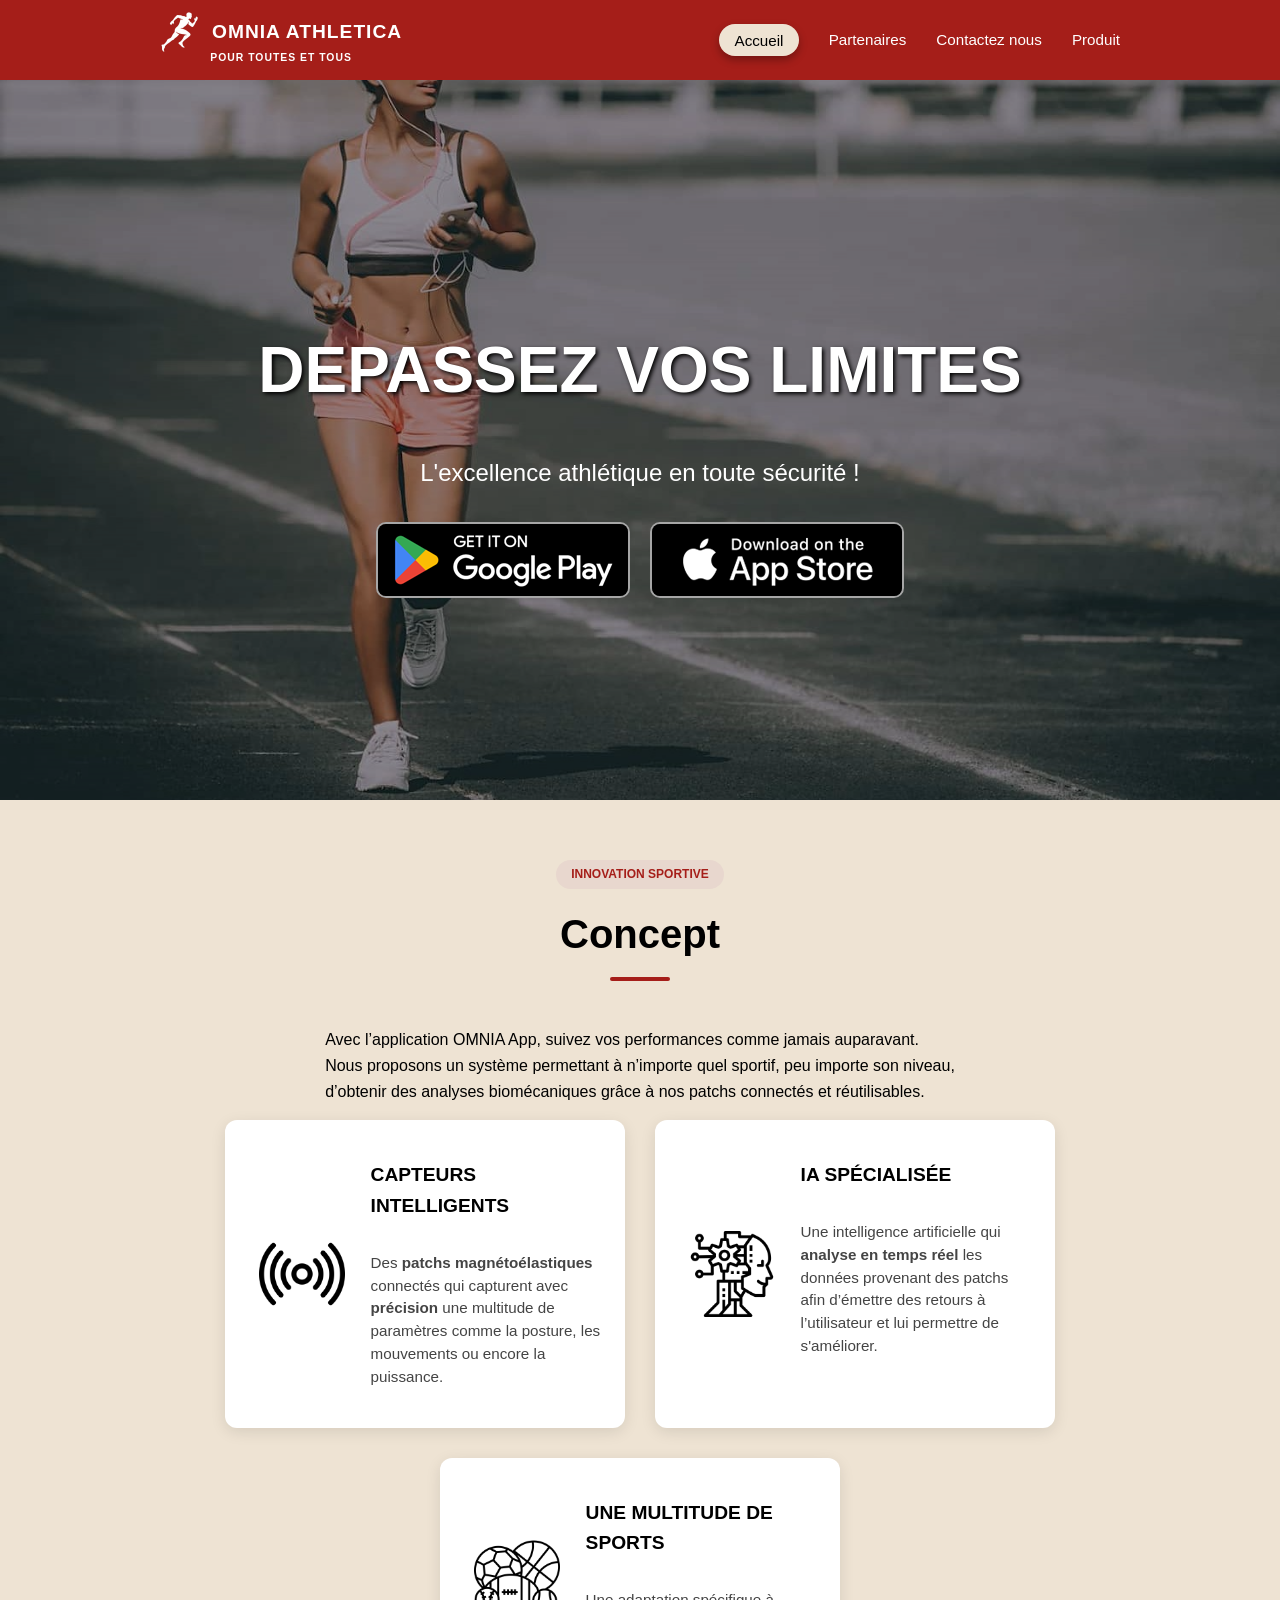
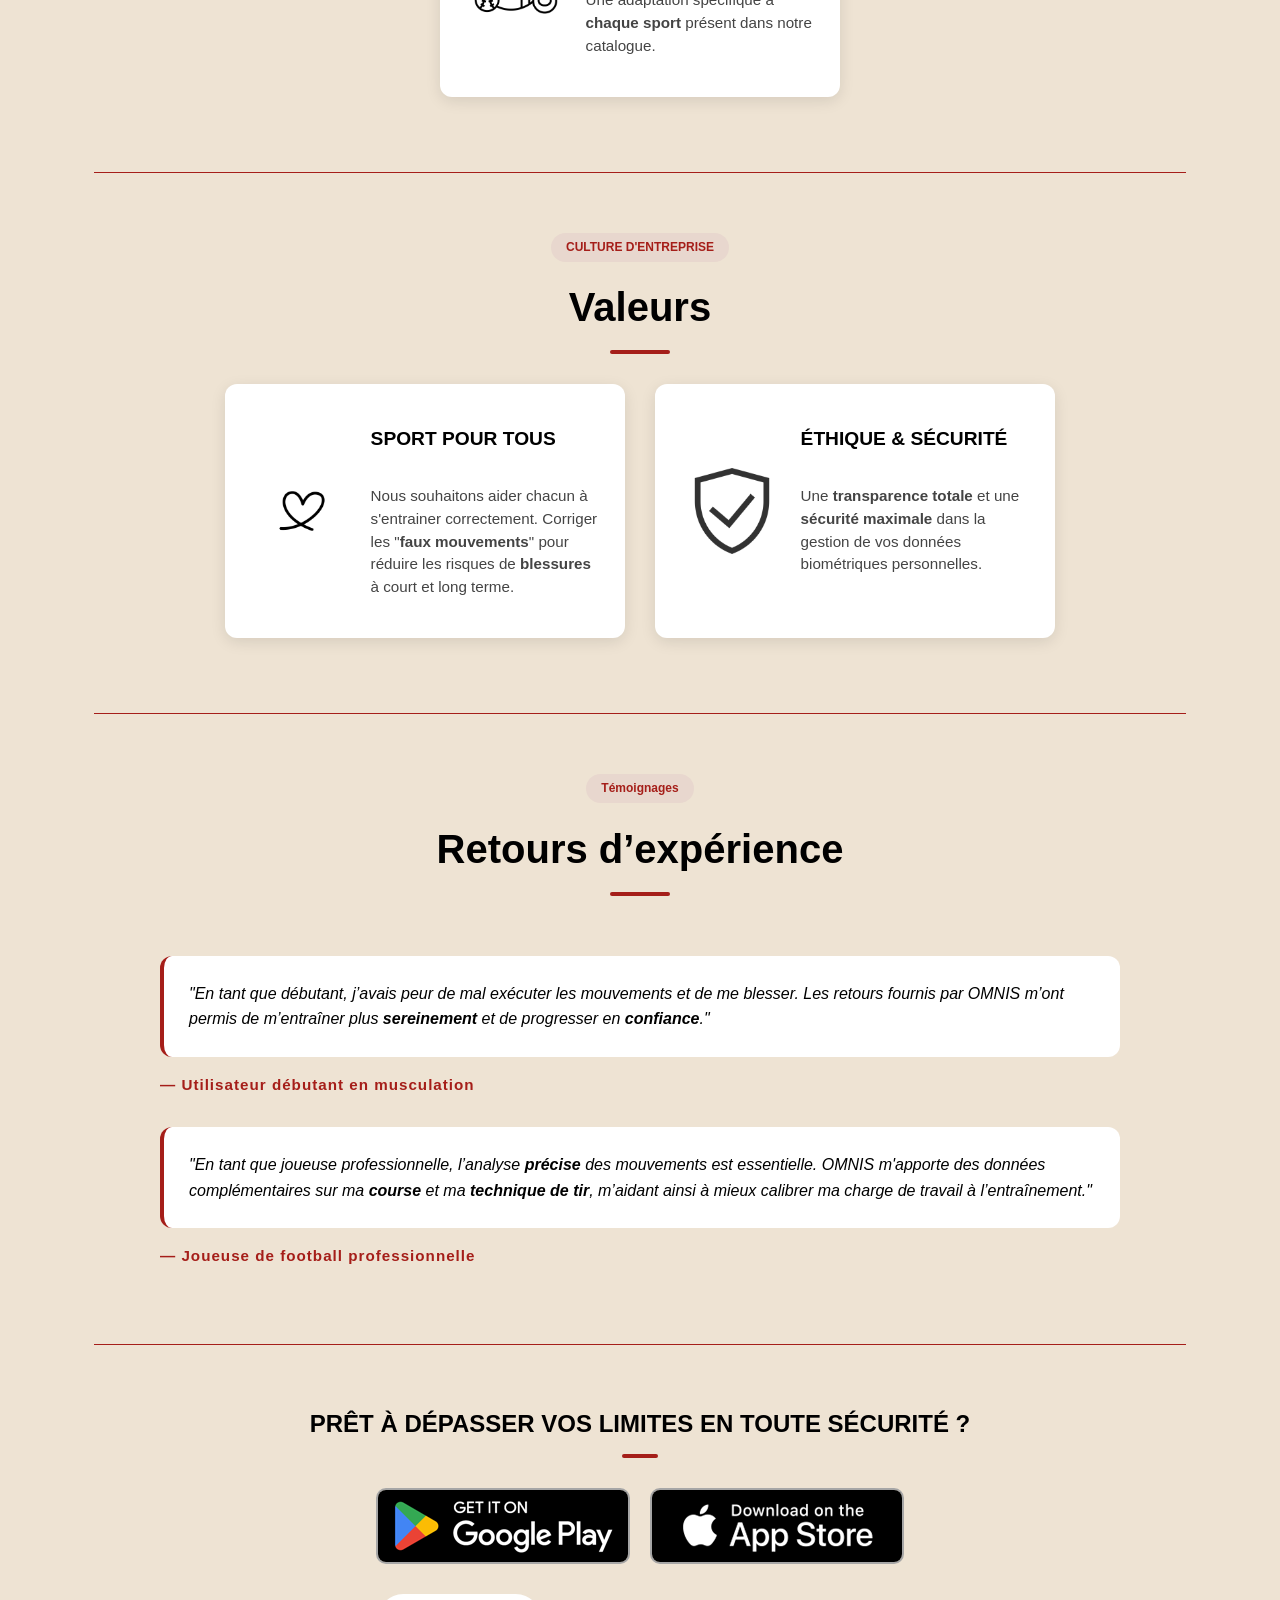
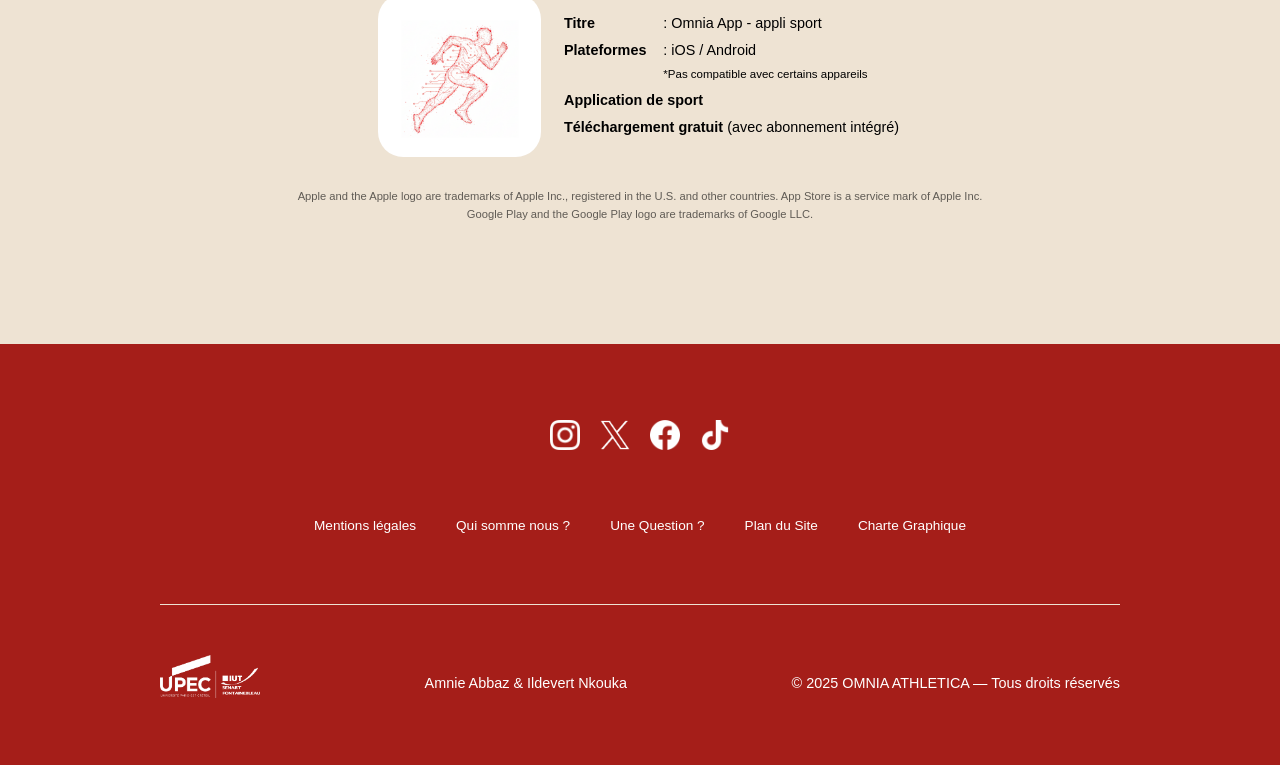
<file: index.html>
<!DOCTYPE html>
<html lang="fr">
	<head>
		<meta charset="utf-8">
		<meta name="viewport" content="width=device-width, initial-scale=1">
		<title>OMNIA ATHLETICA</title>
		<link rel="stylesheet" href="css/base.css">
		<link rel="stylesheet" href="css/bot_top.css">
		<link rel="stylesheet" href="css/main_pages.css">
	</head>
	<body>

		<header></header>

		<section class = "hero">
			<div class="overlay">
				<div class="container">
					<h2>DEPASSEZ VOS LIMITES</h2>
					<p> L'excellence athlétique en toute sécurité !</p>
					<nav class="badge_area">
						<ul>
							<li>
								<a href="https://play.google.com/" class="badge"><img src="assets/icones/playstore.png" alt="icone Play Store"></a>
							</li>
							<li>
								<a href="https://www.apple.com/fr/app-store/" class="badge"><img src="assets/icones/appstore.png" alt="icone App Store"></a>
							</li>
						</ul>
					</nav>
					
				</div>
			</div>
		</section>

		<main id = "index">

				<section id = "concept">
					<div class="container">
						<div class="theme">INNOVATION SPORTIVE</div>
						<h1 class="title-underlined">Concept </h1>
						<p> 
							Avec l’application OMNIA App, suivez vos performances comme jamais auparavant.<br> Nous proposons un système permettant à n’importe quel sportif, peu importe son niveau,<br> d’obtenir des analyses biomécaniques grâce à nos patchs connectés et réutilisables.
						</p>
						<div class="bloc_container">
							<div class="bloc">
								<img src="assets/icones/icone_capteur.png" alt="icone capteur">
								<div class="bloc-text">
									<h2>Capteurs intelligents</h2>
									<p>Des <strong>patchs magnétoélastiques</strong> connectés qui capturent avec <strong>précision</strong> une multitude de paramètres comme la posture, les mouvements ou encore la puissance.</p>
								</div>
							</div>
							<div class="bloc">
								<img src="assets/icones/icone_IA.png" alt="icone IA">
								<div class="bloc-text">
									<h2> IA Spécialisée</h2>
									<p>Une intelligence artificielle qui <strong>analyse en temps réel</strong> les données provenant des patchs afin d’émettre des retours à l’utilisateur et lui permettre de s'améliorer. </p>
								</div>
							</div>
							<div class="bloc">
								<img src="assets/icones/icone_sport.png" alt="icone sport">
								<div class="bloc-text">
									<h2>Une multitude de sports</h2>
									<p>Une adaptation spécifique à <strong>chaque sport</strong> présent dans notre catalogue.</p>
								</div>
							</div>
						</div>
					</div>
				</section>

				<div class="line"></div>

				<section id = "valeurs">
					<div class="container">
						<div class="theme">CULTURE D'ENTREPRISE</div>
						<h1 class="title-underlined">Valeurs </h1>
						<div class="bloc_container">
							<div class="bloc">
								<img src="assets/icones/icone_coeur.png" alt="icone coeur">
								<div class="bloc-text">
									<h2>Sport pour tous</h2>
									<p>Nous souhaitons aider chacun à s'entrainer correctement. Corriger les "<strong>faux mouvements</strong>" pour réduire les risques de <strong>blessures</strong> à court et long terme.</p>
								</div>
							</div>
							<div class="bloc">
								<img src="assets/icones/icone_secu.png" alt="icone sécurité">
								<div class="bloc-text">
									<h2>Éthique & Sécurité</h2>
									<p>Une <strong>transparence totale</strong> et une <strong>sécurité maximale</strong> dans la gestion de vos données biométriques personnelles.</p>
								</div>
							</div>
						</div>
					</div>
				</section>

				<div class="line"></div>

				<section id = "temoignages">
					<div class="container">
						<div class="theme">Témoignages</div>
						<h1 class="title-underlined">Retours d’expérience</h1>
						<div class="bloc_container">
							<div class="bloc_temoignage">
								<p class="temoignage">"En tant que débutant, j’avais peur de mal exécuter les mouvements et de me blesser. Les retours fournis par OMNIS m’ont permis de m’entraîner plus <strong>sereinement</strong> et de progresser en <strong>confiance</strong>."</p>
								<span>— Utilisateur débutant en musculation</span>
							</div>
						</div>
						<div class="bloc_temoignage">
							<p class="temoignage">"En tant que joueuse professionnelle, l’analyse <strong>précise</strong> des mouvements est essentielle. OMNIS m'apporte des données complémentaires sur ma <strong>course</strong> et ma <strong>technique de tir</strong>, m’aidant ainsi à mieux calibrer ma charge de travail à l’entraînement."</p>
							<span>— Joueuse de football professionnelle</span>
						</div>
						</div>
				</section>

				<div class="line"></div>

			<aside>
				<div class="container">
					<h1 class="title-underlined">PRÊT À DÉPASSER VOS LIMITES EN TOUTE SÉCURITÉ ?</h1>
					<nav class="badge_area">
						<ul>
							<li>
								<a href="https://play.google.com/" class="badge"><img src="assets/icones/playstore.png" alt="icone Play Store"></a>
							</li>
							<li>
								<a href="https://www.apple.com/fr/app-store/" class="badge"><img src="assets/icones/appstore.png" alt="icone App Store"></a>
							</li>
						</ul>
					</nav>
					<div id="product_box">
						<img src="assets/icones/icone_app2.png" alt="icone Omnia App">
						<table>
							<tbody>
								<tr>
									<th>Titre</th>
									<td>: Omnia App - appli sport</td>
								</tr>
								<tr>
									<th>Plateformes</th>
									<td>: iOS / Android
										<br>
										<span>*Pas compatible avec certains appareils</span>
									</td>
								</tr>
								<tr>
									<td colspan="2"><strong>Application de sport</strong></td>
								</tr>
								<tr>
									<td colspan="2"><strong>Téléchargement gratuit</strong> (avec abonnement intégré)</td>
								</tr>
							</tbody>
						</table>
						<small>
							Apple and the Apple logo are trademarks of Apple Inc., registered in the U.S. and other countries. App Store is a service mark of Apple Inc.
							<br>
							Google Play and the Google Play logo are trademarks of Google LLC.
						</small>
					</div> 
				</div>
			</aside>
		</main> 

		<footer></footer>

		<button id="Top" title="Retour en haut">
	 		<img src="assets/icones/top.png" alt="Haut">
		</button>

		<script src="js/main.js"></script>
	</body>
</html>
</file>
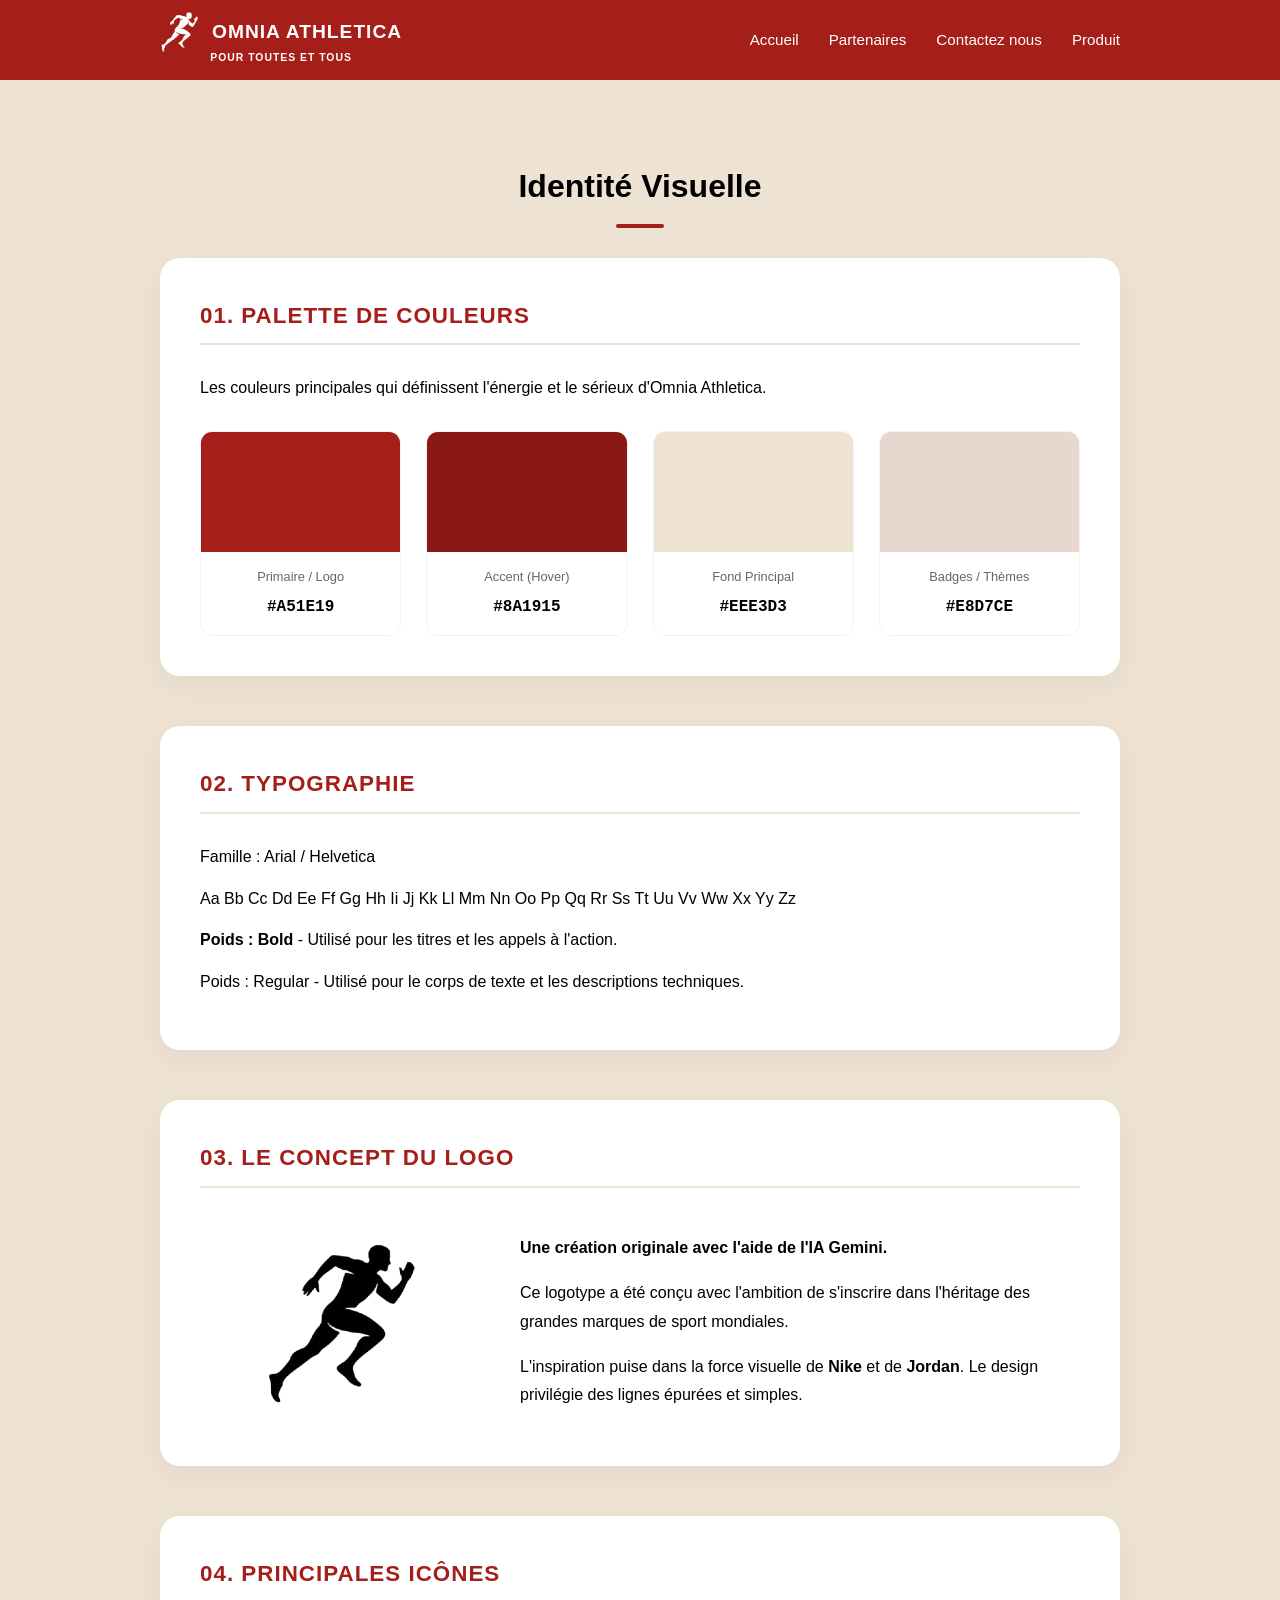
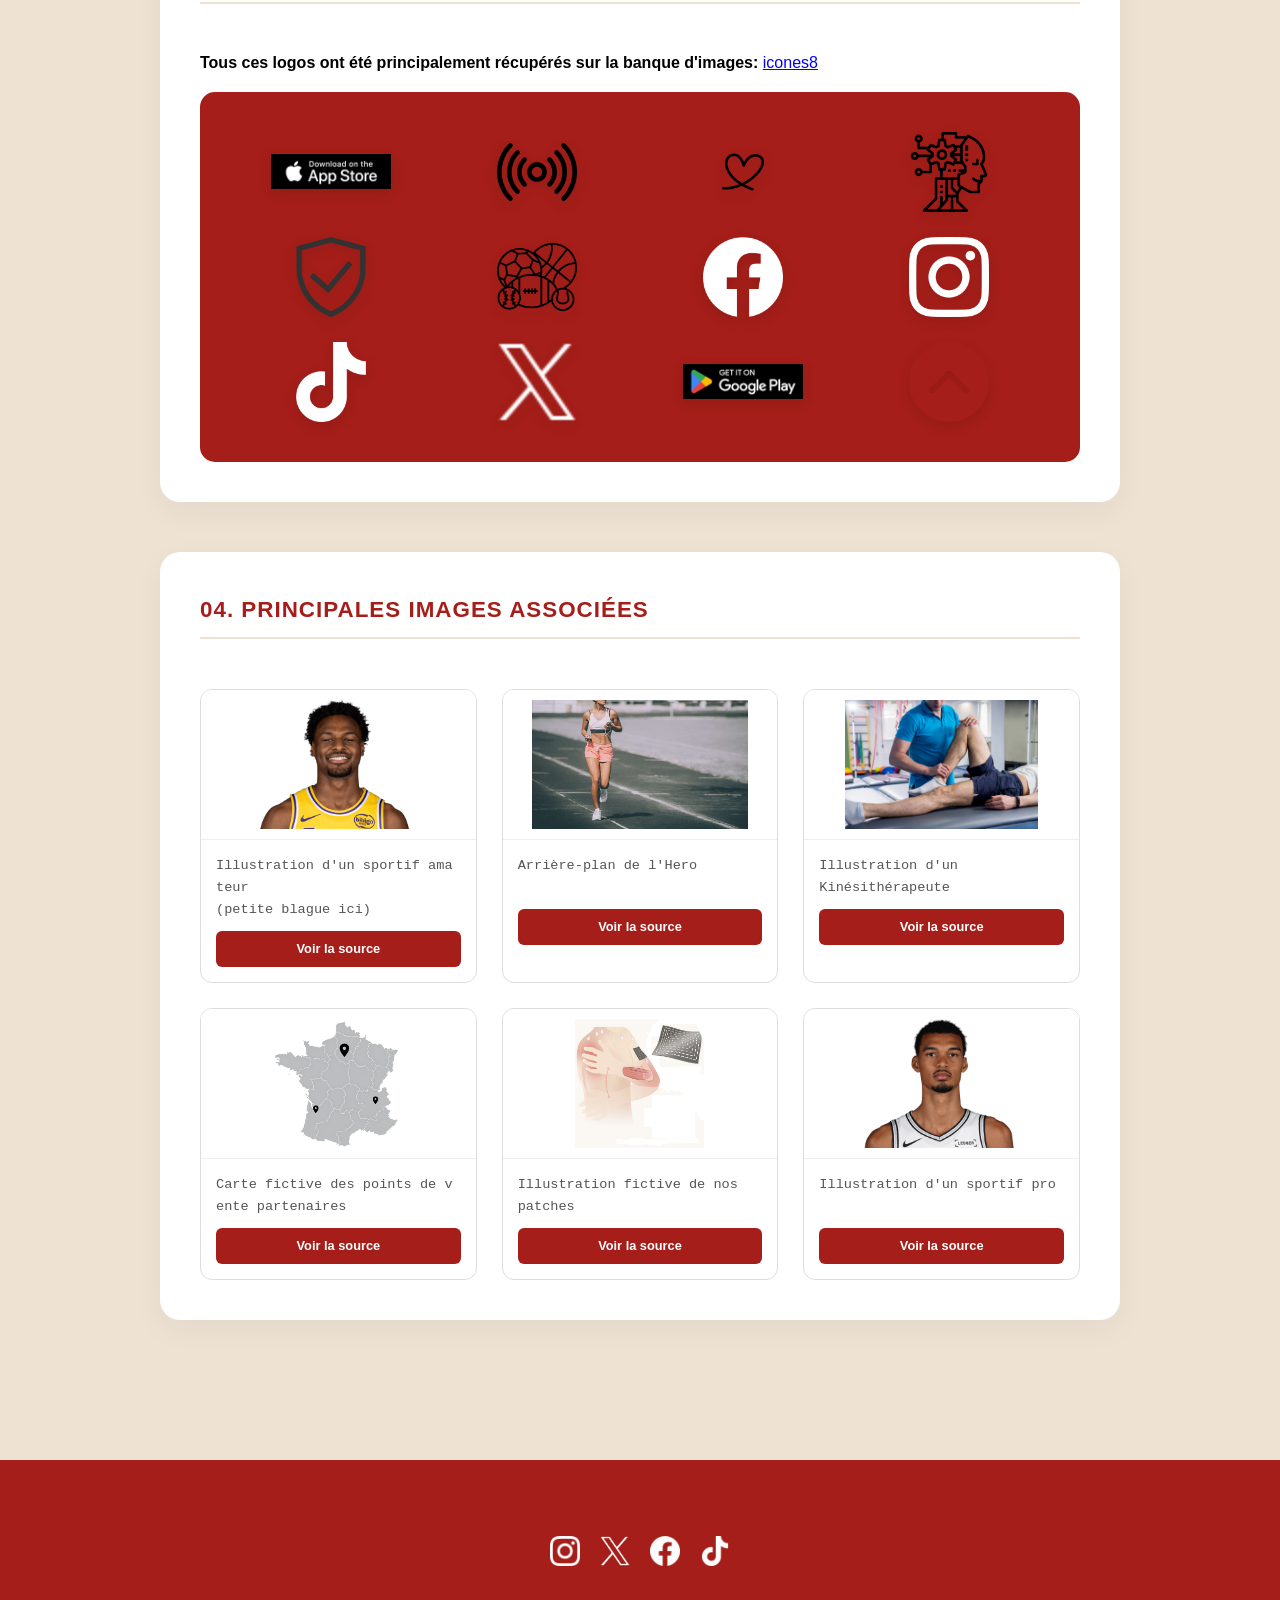
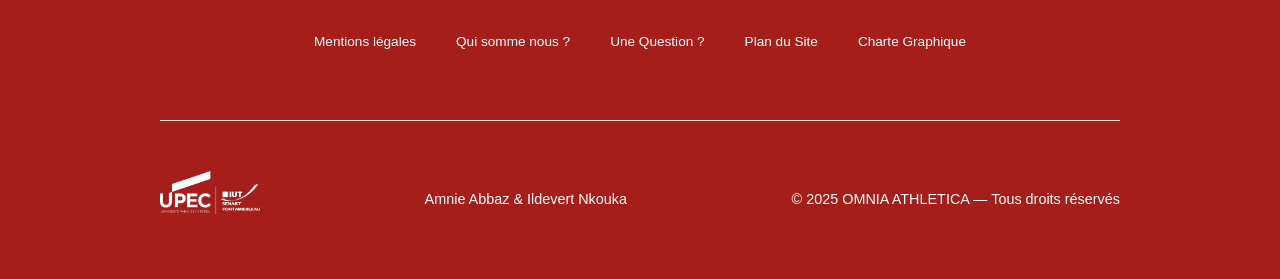
<file: charte.html>
<!DOCTYPE html>
<html lang="fr">
<head>
    <meta charset="utf-8">
    <meta name="viewport" content="width=device-width, initial-scale=1">
    <title>Charte Graphique - OMNIA ATHLETICA</title>
    <link rel="stylesheet" href="css/base.css">
    <link rel="stylesheet" href="css/bot_top.css">
    <link rel="stylesheet" href="css/second_pages.css">
</head>
<body>

    <header></header> 
 
    <main>
        <div class="container">
            <h1 class="title-underlined">Identité Visuelle</h1>
            
            <section class="charte-section">
                <h2>01. Palette de Couleurs</h2>
                <p>Les couleurs principales qui définissent l'énergie et le sérieux d'Omnia Athletica.</p>
                <div class="swatch-grid">
                    <div class="swatch-card">
                        <div class="swatch-color" style="background: var(--bg-secondary);"></div>
                        <div class="swatch-info"><span>Primaire / Logo</span><code>#A51E19</code></div>
                    </div>
                    <div class="swatch-card">
                        <div class="swatch-color" style="background: var(--accent);"></div>
                        <div class="swatch-info"><span>Accent (Hover)</span><code>#8A1915</code></div>
                    </div>
                    <div class="swatch-card">
                        <div class="swatch-color" style="background: var(--bg-main);"></div>
                        <div class="swatch-info"><span>Fond Principal</span><code>#EEE3D3</code></div>
                    </div>
                    <div class="swatch-card">
                        <div class="swatch-color" style="background: #e8d7ce;"></div>
                        <div class="swatch-info"><span>Badges / Thèmes</span><code>#E8D7CE</code></div>
                    </div>
                </div>
            </section>

            <section class="charte-section">
                <h2>02. Typographie</h2>
                <div class="typo-display">
                    <p class="theme">Famille : Arial / Helvetica</p>
                    <div class="font-preview">
                        <p class="alphabet">Aa Bb Cc Dd Ee Ff Gg Hh Ii Jj Kk Ll Mm Nn Oo Pp Qq Rr Ss Tt Uu Vv Ww Xx Yy Zz</p>
                        <p><strong>Poids : Bold</strong> - Utilisé pour les titres et les appels à l'action.</p>
                        <p>Poids : Regular - Utilisé pour le corps de texte et les descriptions techniques.</p>
                    </div>
                </div>
            </section>

            <section class="charte-section" id="logo-concept">
                <h2>03. Le Concept du Logo</h2>
                <div class="logo-explanation">
                    <div class="logo-display">
                        <img src="assets/icones/Omnia_logo.png" alt="Logo Omnia Athletica">
                    </div>
                    <div class="logo-text">
                        <p><strong>Une création originale avec l'aide de l'IA Gemini.</strong></p>
                        <p>Ce logotype a été conçu avec l'ambition de s'inscrire dans l'héritage des grandes marques de sport mondiales.</p>
                        <p>L'inspiration puise dans la force visuelle de <strong>Nike</strong> et de <strong>Jordan</strong>. Le design privilégie des lignes épurées et simples.</p>
                    </div>
                </div>
            </section>

            <section class="charte-section">
                <h2>04. Principales icônes</h2>
                <div class="ui-showcase">
                    <div class="ui-item">
                        <p><strong>Tous ces logos ont été principalement récupérés sur la banque d'images:</strong> <a href="https://icones8.fr/" style="color: blue; text-decoration: underline">icones8</a></p>
                        <div class="logo-preview">
                            <img src="assets/icones/appstore.png" alt="Logo Blanc" width="120">
                            <img src="assets/icones/icone_capteur.png" alt="Logo Blanc" width="120">
                            <img src="assets/icones/icone_coeur.png" alt="Logo Blanc" width="120">
                            <img src="assets/icones/icone_IA.png" alt="Logo Blanc" width="120">
                            <img src="assets/icones/icone_secu.png" alt="Logo Blanc" width="120">
                            <img src="assets/icones/icone_sport.png" alt="Logo Blanc" width="120">
                            <img src="assets/icones/logo_facebook_blanc.png" alt="Logo Blanc" width="120">
                            <img src="assets/icones/logo_instagram_blanc.png" alt="Logo Blanc" width="120">
                            <img src="assets/icones/logo_tiktok_blanc.png" alt="Logo Blanc" width="120">
                            <img src="assets/icones/logo_x_blanc.png" alt="Logo Blanc" width="120">
                            <img src="assets/icones/playstore.png" alt="Logo Blanc" width="120">
                            <img src="assets/icones/top.png" alt="Logo Blanc" width="120">
                        </div>
                    </div>
                </div>
            </section>

            <section class="charte-section">
                <h2>04. Principales images associées</h2>
                <div class="ui-showcase">
                    <div class="image-gallery-links">
                        <div class="image-link-card">
                            <div class="img-wrapper">
                                <img src="assets/images/amateur.png" alt="Public Amateur">
                            </div>
                            <div class="img-info">
                                <span>Illustration d'un sportif amateur <br>(petite blague ici) </span>
                                <a href="https://www.nba.com/player/1642355/bronny-james" target="_blank" class="download-btn">Voir la source</a>
                            </div>
                        </div>

                        <div class="image-link-card">
                            <div class="img-wrapper">
                                <img src="assets/images/femme_court.jpg" alt="Hero Image">
                            </div>
                            <div class="img-info">
                                <span>Arrière-plan de l'Hero <br> ‌ </span>
                                <a href="https://chaussurerunning.fr/ou-mettre-telephone-court/" target="_blank" class="download-btn">Voir la source</a>
                            </div>
                        </div>

                        <div class="image-link-card">
                            <div class="img-wrapper">
                                <img src="assets/images/kine.jpg" alt="Professionnels">
                            </div>
                            <div class="img-info">
                                <span>Illustration d'un <br> Kinésithérapeute</span>
                                <a href="https://www.milo-kine.fr/blog/installation-gestion-activite/devenir-kine-liberal/kinesitherapeute/" target="_blank" class="download-btn">Voir la source</a>
                            </div>
                        </div>

                        <div class="image-link-card">
                            <div class="img-wrapper">
                                <img src="assets/images/map_france.png" alt="Carte France">
                            </div>
                            <div class="img-info">
                                <span>Carte fictive des points de vente partenaires</span>
                                <a href="assets/images/map_france.png" target="_blank" class="download-btn">Voir la source</a>
                            </div>
                        </div>

                        <div class="image-link-card">
                            <div class="img-wrapper">
                                <img src="assets/images/patch.jpg" alt="Produit Patch">
                            </div>
                            <div class="img-info">
                                <span>Illustration fictive de nos <br> patches</span>
                                <a href="https://www.cell.com/matter/fulltext/S2590-2385%2823%2900294-1" target="_blank" class="download-btn">Voir la source</a>
                            </div>
                        </div>

                        <div class="image-link-card">
                            <div class="img-wrapper">
                                <img src="assets/images/wemby.png" alt="Wemby Inspiration">
                            </div>
                            <div class="img-info">
                                <span>Illustration d'un sportif pro <br> ‌ </span>
                                <a href="assets/images/wemby.png" target="_blank" class="download-btn">Voir la source</a>
                            </div>
                        </div>
                    </div>
                </div>
            </section>
        </div>
    </main>

    <footer></footer>

        <button id="Top" title="Retour en haut">
            <img src="assets/icones/top.png" alt="Haut">
        </button>

        <script src="js/main.js"></script>

</body>
</html>
</file>
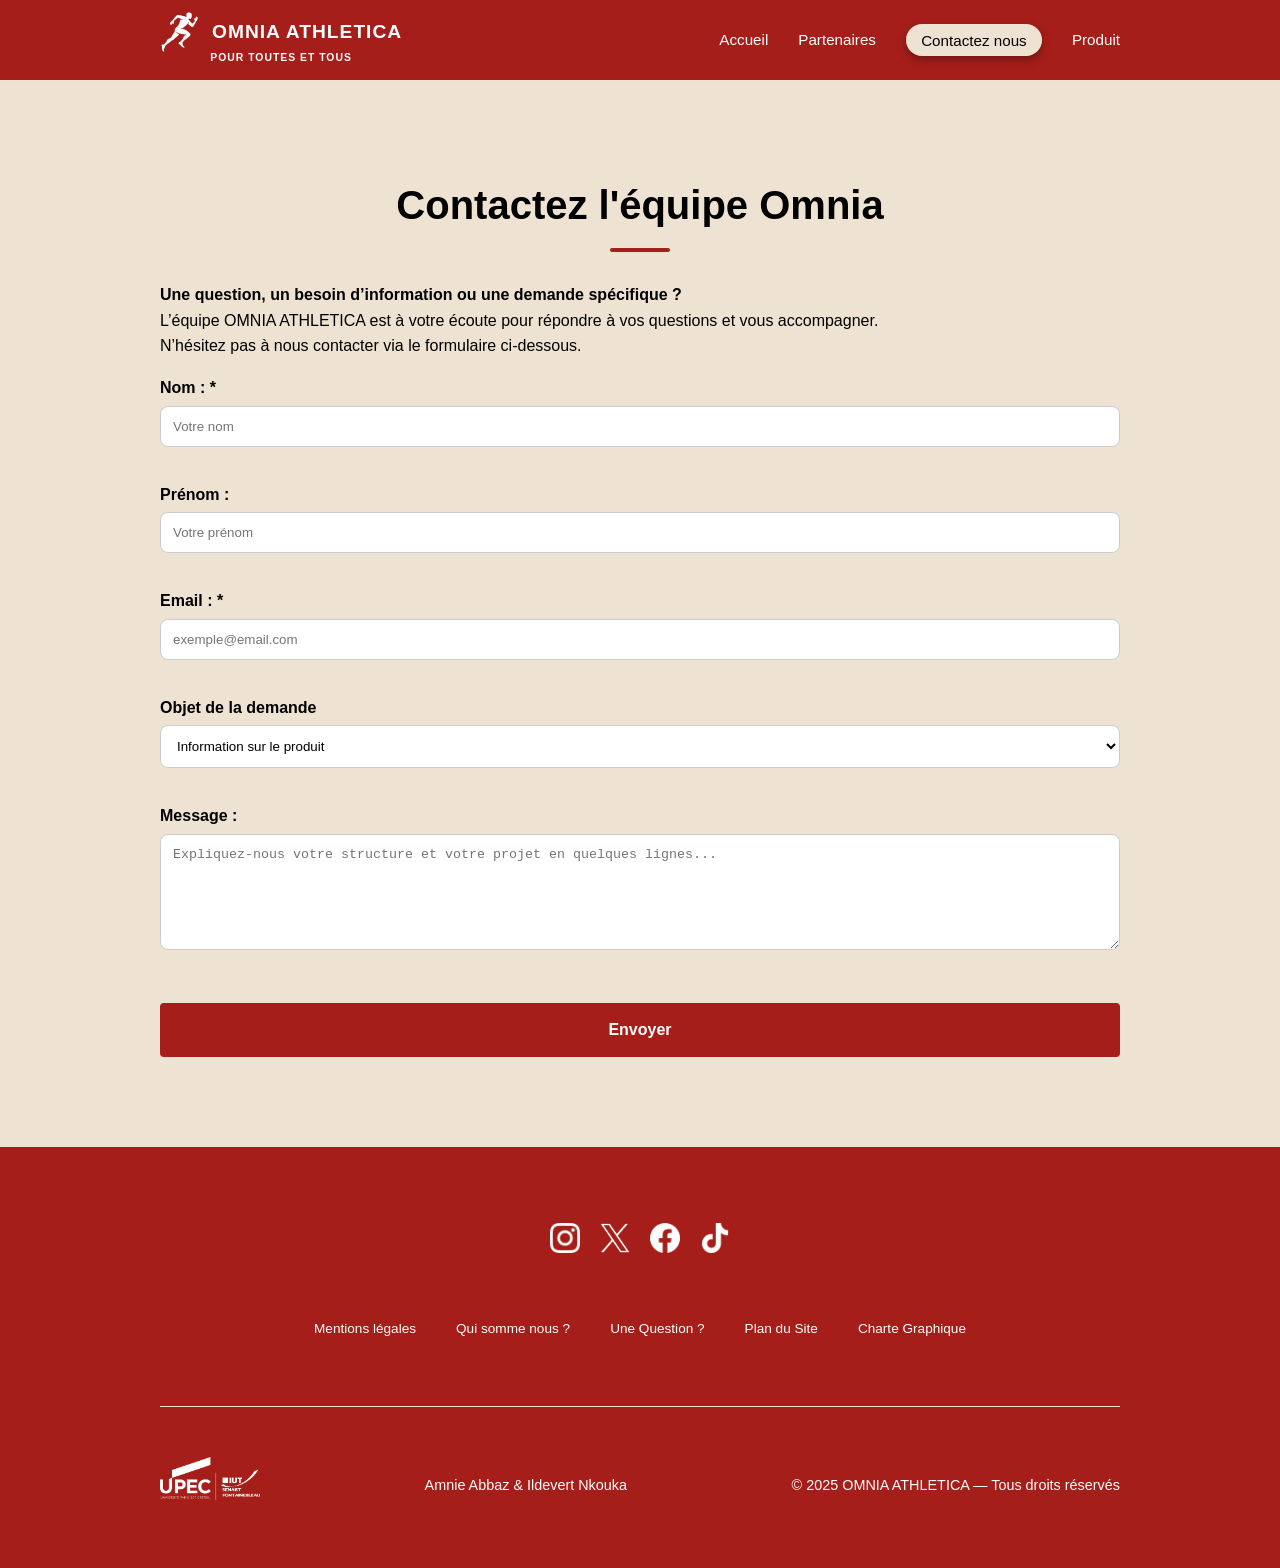
<file: contact.html>
<!DOCTYPE html>
<html lang="fr">
<head>
    <meta charset="UTF-8">
    <meta name="viewport" content="width=device-width, initial-scale=1.0">
    <meta name="author" content="Groupe 4 - Abbaz & Nkouka">
    <title>Contact - Omnia Athletica</title>
    <link rel="stylesheet" href="css/base.css">
    <link rel="stylesheet" href="css/bot_top.css">
    <link rel="stylesheet" href="css/second_pages.css">
</head>
<body>
 
    <header></header>

    <main>
        <section id = "Contact">
            <div class="container">
                <h1 class="title-underlined">Contactez l'équipe Omnia</h1>
                <p><strong>Une question, un besoin d’information ou une demande spécifique ?</strong><br>L’équipe OMNIA ATHLETICA est à votre écoute pour répondre à vos questions et vous accompagner. <br>N’hésitez pas à nous contacter via le formulaire ci-dessous.</p>

                <form action="#" method="post">
                    <div>
                        <label for="nom">Nom : *</label>
                        <input type="text" id="nom" name="nom"
                        minlength="2" maxlength="50"
                        pattern="^[A-Za-zÀ-ÿ\s\-]+$"
                        title="Le nom ne doit contenir que des lettres" 
                        placeholder="Votre nom" required>
                    </div>

                    <div>
                        <label for="prenom">Prénom :</label>
                        <input type="text" id="prenom" name="prenom" 
                        minlength="2" maxlength="50"
                        pattern="^[A-Za-zÀ-ÿ\s\-]+$"
                        title="Le prénom ne doit contenir que des lettres" 
                        placeholder="Votre prénom">
                    </div>

                    <div>
                        <label for="email">Email : *</label>
                        <input type="email" id="email" name="email" placeholder="exemple@email.com" required>
                    </div>

                    <div>
                        <label for="objet">Objet de la demande</label>
                        <select id="objet" name="objet">
                            <option>Information sur le produit</option>
                            <option>Application OMNIA App</option>
                            <option>Problème technique</option>
                            <option>Autre</option>
                        </select>
                    </div>

                    <div>
                        <label for="message">Message :</label>
                        <textarea id="message" name="message" rows="6" 
                        placeholder="Expliquez-nous votre structure et votre projet en quelques lignes..." 
                        minlength="20" 
                        maxlength="2000" required></textarea>
                    </div>

                    <button type="submit">Envoyer</button>
                </form>
            </div>
        </section>
    </main>

    <footer></footer>

        <button id="Top" title="Retour en haut">
            <img src="assets/icones/top.png" alt="Haut">
        </button>

        <script src="js/main.js"></script>

</body>
</html>
</file>
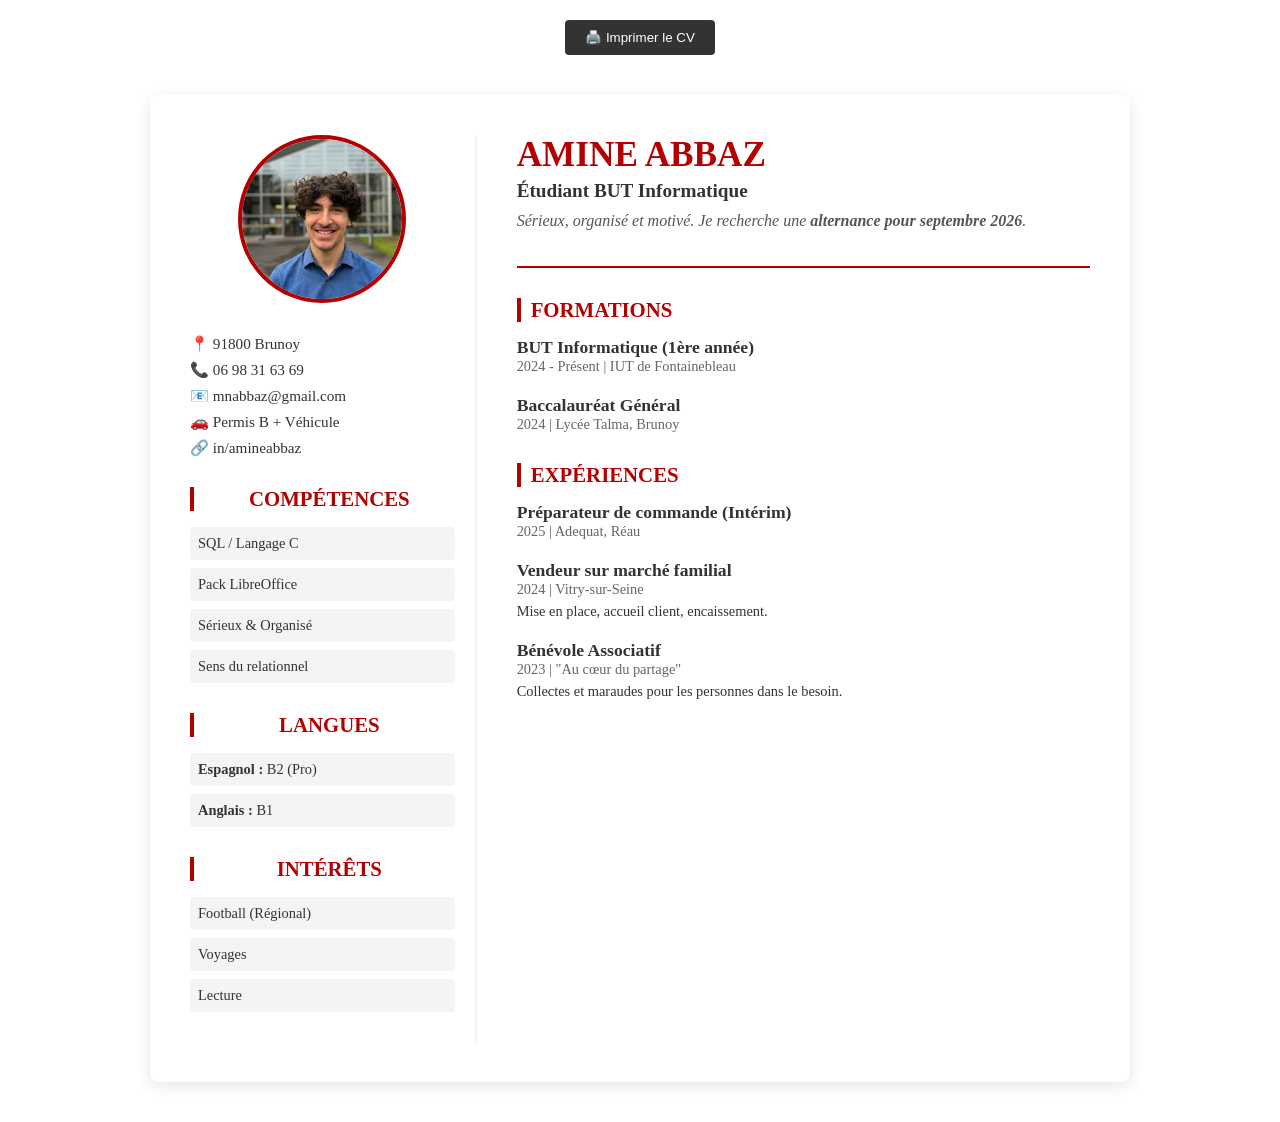
<file: cv_amine.html>
<!DOCTYPE html>
<html lang="fr">
<head>
    <meta charset="UTF-8">
    <meta name="viewport" content="width=device-width, initial-scale=1.0">
    <meta name="author" content="Amine Abbaz">
    <title>CV - Amine Abbaz</title>

<style>
        /* --- STYLE SPÉCIFIQUE AU CV (Intégré ici pour éviter les erreurs) --- */
        
        .cv-wrapper {
            max-width: 900px;
            margin: 40px auto;
            background: white;
            padding: 40px;
            box-shadow: 0 4px 15px rgba(0,0,0,0.1);
            display: grid;
            grid-template-columns: 1fr 2fr; /* Colonne gauche petite, droite grande */
            gap: 40px;
            border-radius: 8px;
            color: #333;
        }

        /* COLONNE GAUCHE (Infos) */
        .cv-sidebar {
            border-right: 2px solid #f4f4f4;
            padding-right: 20px;
            text-align: center; /* Centrer la photo et infos */
        }

        .cv-photo {
            width: 160px;
            height: 160px;
            object-fit: cover; /* Recadre l'image proprement */
            border-radius: 50%; /* Rond */
            border: 4px solid #b30000; /* Rouge Omnia */
            margin-bottom: 20px;
        }

        .cv-contact-info {
            text-align: left;
            margin-bottom: 30px;
            font-size: 0.95rem;
        }

        .cv-contact-info p {
            margin: 8px 0;
            display: flex;
            align-items: center;
            gap: 10px;
        }

        .cv-skills ul {
            list-style: none;
            padding: 0;
            text-align: left;
        }

        .cv-skills li {
            background: #f4f4f4;
            padding: 8px;
            margin-bottom: 8px;
            border-radius: 4px;
            font-size: 0.9rem;
        }

        /* COLONNE DROITE (Expérience) */
        .cv-main header {
            margin-bottom: 30px;
            border-bottom: 2px solid #b30000;
            padding-bottom: 20px;
        }

        .cv-main h1 {
            margin: 0;
            font-size: 2.2rem;
            color: #b30000; /* Rouge Omnia */
            text-transform: uppercase;
        }

        .cv-subtitle {
            font-size: 1.2rem;
            font-weight: bold;
            color: #333;
            margin-top: 5px;
        }

        .cv-intro {
            font-style: italic;
            color: #555;
            margin-top: 10px;
        }

        .cv-section {
            margin-bottom: 30px;
        }

        .cv-section h3 {
            font-size: 1.3rem;
            color: #b30000;
            margin-bottom: 15px;
            text-transform: uppercase;
            border-left: 4px solid #b30000;
            padding-left: 10px;
        }

        .job-item {
            margin-bottom: 20px;
        }

        .job-title {
            font-weight: bold;
            font-size: 1.1rem;
        }

        .job-date {
            color: #666;
            font-size: 0.9rem;
            margin-bottom: 5px;
        }

        /* RESPONSIVE MOBILE */
        @media screen and (max-width: 768px) {
            .cv-wrapper {
                grid-template-columns: 1fr;
                padding: 20px;
            }
            .cv-sidebar {
                border-right: none;
                border-bottom: 2px solid #eee;
                padding-bottom: 20px;
                margin-bottom: 20px;
            }
        }

        /* --- IMPRESSION (C'est là que tu gagnes les points) --- */
        @media print {
            /* On cache tout le site autour */
            body > header, body > footer, nav, .print-btn {
                display: none !important;
            }

            body {
                background: white !important;
                margin: 0;
                padding: 0;
                font-family: Arial, sans-serif;
            }

            .cv-wrapper {
                width: 100%;
                max-width: 100%;
                margin: 0;
                padding: 0;
                box-shadow: none;
                border: none;
            }

            /* On remet les couleurs en noir pour l'encre */
            .cv-main h1, .cv-section h3, .cv-photo {
                color: black !important;
                border-color: black !important;
            }

            a { text-decoration: none; color: black; }
        }
    </style>
</head>
<body>

    <main>
        <div style="text-align: center; margin: 20px 0;" class="print-btn">
            <button onclick="window.print()" style="padding: 10px 20px; background: #333; color: white; border: none; cursor: pointer; border-radius: 4px;">
                🖨️ Imprimer le CV
            </button>
        </div>

        <div class="cv-wrapper">
            <aside class="cv-sidebar">
                <img src="assets/images/photo_amine.png" alt="Amine Abbaz" class="cv-photo">
                
                <div class="cv-contact-info">
                    <p>📍 91800 Brunoy</p>
                    <p>📞 06 98 31 63 69</p>
                    <p>📧 mnabbaz@gmail.com</p>
                    <p>🚗 Permis B + Véhicule</p>
                    <p>🔗 in/amineabbaz</p>
                </div>

                <div class="cv-section cv-skills">
                    <h3>Compétences</h3>
                    <ul>
                        <li>SQL / Langage C</li>
                        <li>Pack LibreOffice</li>
                        <li>Sérieux & Organisé</li>
                        <li>Sens du relationnel</li>
                    </ul>
                </div>

                <div class="cv-section cv-skills">
                    <h3>Langues</h3>
                    <ul>
                        <li><strong>Espagnol :</strong> B2 (Pro)</li>
                        <li><strong>Anglais :</strong> B1</li>
                    </ul>
                </div>

                <div class="cv-section cv-skills">
                    <h3>Intérêts</h3>
                    <ul>
                        <li>Football (Régional)</li>
                        <li>Voyages</li>
                        <li>Lecture</li>
                    </ul>
                </div>
            </aside>

            <div class="cv-main">
                <header>
                    <h1>Amine ABBAZ</h1>
                    <div class="cv-subtitle">Étudiant BUT Informatique</div>
                    <p class="cv-intro">
                        Sérieux, organisé et motivé. Je recherche une <strong>alternance pour septembre 2026</strong>.
                    </p>
                </header>

                <div class="cv-section">
                    <h3>Formations</h3>
                    <div class="job-item">
                        <div class="job-title">BUT Informatique (1ère année)</div>
                        <div class="job-date">2024 - Présent | IUT de Fontainebleau</div>
                    </div>
                    <div class="job-item">
                        <div class="job-title">Baccalauréat Général</div>
                        <div class="job-date">2024 | Lycée Talma, Brunoy</div>
                    </div>
                </div>

                <div class="cv-section">
                    <h3>Expériences</h3>
                    
                    <div class="job-item">
                        <div class="job-title">Préparateur de commande (Intérim)</div>
                        <div class="job-date">2025 | Adequat, Réau</div>
                    </div>

                    <div class="job-item">
                        <div class="job-title">Vendeur sur marché familial</div>
                        <div class="job-date">2024 | Vitry-sur-Seine</div>
                        <p style="font-size: 0.9rem; margin: 0;">Mise en place, accueil client, encaissement.</p>
                    </div>

                    <div class="job-item">
                        <div class="job-title">Bénévole Associatif</div>
                        <div class="job-date">2023 | "Au cœur du partage"</div>
                        <p style="font-size: 0.9rem; margin: 0;">Collectes et maraudes pour les personnes dans le besoin.</p>
                    </div>
                </div>
            </div>
        </div>
    </main>
</body>
</html>
</file>
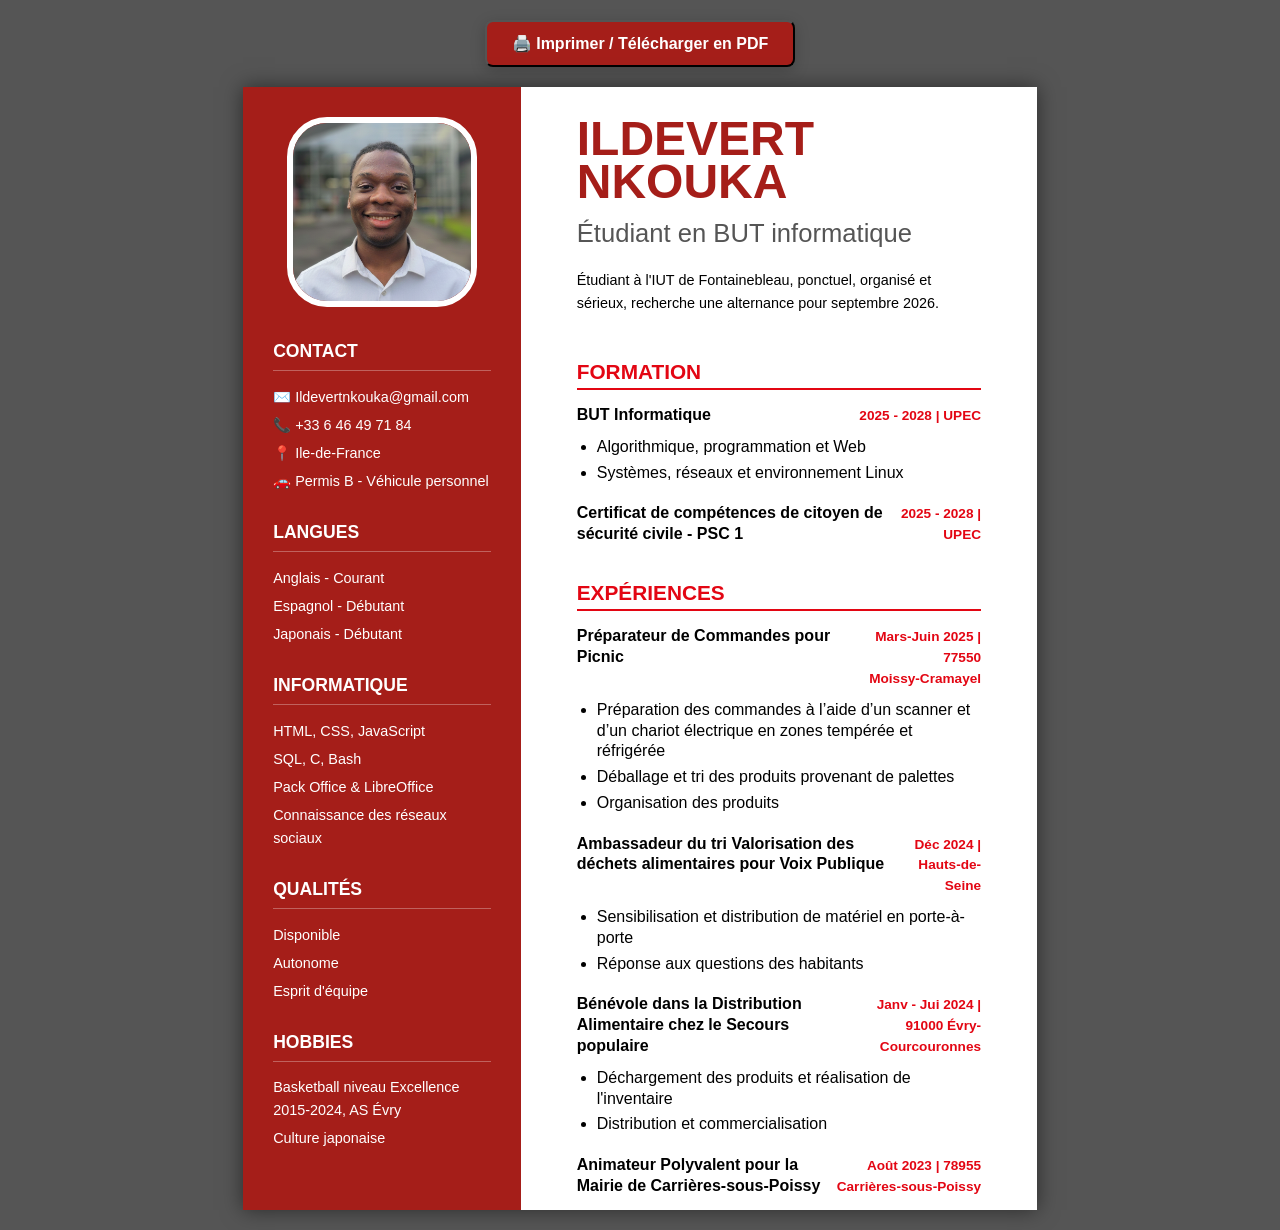
<file: cv_ildevert.html>
<!DOCTYPE html>
<html lang="fr">
    <head>
        <meta charset="UTF-8">
        <meta name="viewport" content="width=device-width, initial-scale=1.0">
        <meta name="author" content="Amine Abbaz">
        <title>CV - ildevert NKOUKA</title>
        <link rel="stylesheet" href="css/base.css">
        <link rel="stylesheet" href="css/cv_ildevert.css">
    </head>
    <body>
        <div class="no_print btn_container">
            <button onclick="window.print()" class="btn_print">
            🖨️ Imprimer / Télécharger en PDF
            </button>
        </div>

    <div class="cv_page">
        <aside class="cv_gauche">
            <div class="cv_photo">
                <img src="assets/images/photo_ildevert.png" alt="Ildevert NKOUKA">
            </div>

            <section class="cv_aside">
                <h2>Contact</h2>
                <ul>
                    <li>✉️ Ildevertnkouka@gmail.com</li>
                    <li>📞 +33 6 46 49 71 84</li>
                    <li>📍 Ile-de-France</li>
                    <li>🚗 Permis B - Véhicule personnel</li>
                </ul>
            </section>

            <section class="cv_aside">
                <h2>Langues</h2>
                <ul>
                    <li>Anglais - Courant</li>
                    <li>Espagnol - Débutant</li>
                    <li>Japonais - Débutant</li>
                </ul>
            </section>

            <section class="cv_aside">
                <h2>Informatique</h2>
                <ul>
                    <li>HTML, CSS, JavaScript</li>
                    <li>SQL, C, Bash</li>
                    <li>Pack Office & LibreOffice</li>
                    <li>Connaissance des réseaux sociaux</li>
                </ul>
            </section>

            <section class="cv_aside">
                <h2>Qualités</h2>
                <ul>
                    <li>Disponible</li>
                    <li>Autonome</li>
                    <li>Esprit d'équipe</li>
                </ul>
            </section>

            <section class="cv_aside">
                <h2>Hobbies</h2>
                <ul>
                    <li>Basketball niveau Excellence 2015-2024, AS Évry</li>
                    <li>Culture japonaise</li>
                </ul>
            </section>
        </aside>

        <main class="cv_main">


            <header class="cv_header">
                <h1>Ildevert <br>NKOUKA</h1>
                <h2>Étudiant en BUT informatique</h2>
                <p class="cv_intro">
                    Étudiant à l'IUT de Fontainebleau, ponctuel, organisé et sérieux, recherche une alternance pour septembre 2026.
                </p>
            </header>

             <section class="cv_content">
                <h3 class="cv_content_title">Formation</h3>
                <div class="cv_bloc">
                    <div class="cv_bloc_titre">
                        <strong>BUT Informatique</strong>
                        <span class="cv_date">2025 - 2028 | UPEC</span>
                    </div>
                    <ul>
                        <li>Algorithmique, programmation et Web</li>
                        <li>Systèmes, réseaux et environnement Linux</li>
                    </ul>
                </div>

                <div class="cv_bloc">
                    <div class="cv_bloc_titre">
                        <strong>Certificat de compétences de citoyen de sécurité civile - PSC 1</strong>
                        <span class="cv_date">2025 - 2028 | UPEC</span>
                    </div>
                </div>
            </section>

            <section class="cv_content">
                <h3 class="cv_content_title">Expériences</h3>
                
                <div class="cv_bloc">
                    <div class="cv_bloc_titre">
                        <strong>Préparateur de Commandes pour Picnic</strong>
                        <span class="cv_date">Mars-Juin 2025 | 77550 <br> Moissy-Cramayel</span>
                    </div>
                    <ul>
                        <li>Préparation des commandes à l’aide d’un scanner et d’un chariot électrique en zones tempérée et réfrigérée</li>
                        <li>Déballage et tri des produits provenant de palettes</li>
                        <li>Organisation des produits</li>
                    </ul>
                </div>

                <div class="cv_bloc">
                    <div class="cv_bloc_titre">
                        <strong>Ambassadeur du tri Valorisation des déchets alimentaires pour Voix Publique</strong>
                        <span class="cv_date">Déc 2024 | Hauts-de-Seine</span>
                    </div>
                    <ul>
                        <li>Sensibilisation et distribution de matériel en porte-à-porte</li>
                        <li>Réponse aux questions des habitants</li>
                    </ul>
                </div>

                <div class="cv_bloc">
                    <div class="cv_bloc_titre">
                        <strong>Bénévole dans la Distribution Alimentaire chez le Secours populaire</strong>
                        <span class="cv_date">Janv - Jui 2024 | 91000 Évry-Courcouronnes</span>
                    </div>
                    <ul>
                        <li>Déchargement des produits et réalisation de l'inventaire</li>
                        <li>Distribution et commercialisation</li>
                    </ul>
                </div>

                <div class="cv_bloc">
                    <div class="cv_bloc_titre">
                        <strong>Animateur Polyvalent pour la Mairie de Carrières-sous-Poissy</strong>
                        <span class="cv_date">Août 2023 | 78955 Carrières-sous-Poissy</span>
                    </div>
                    <ul>
                        <li>Aide à l’organisation</li>
                        <li>Gestion de stands et de leurs animations</li>
                    </ul>
                </div>
            </section>
        </main>
    </div>
</body>
</html>
</file>
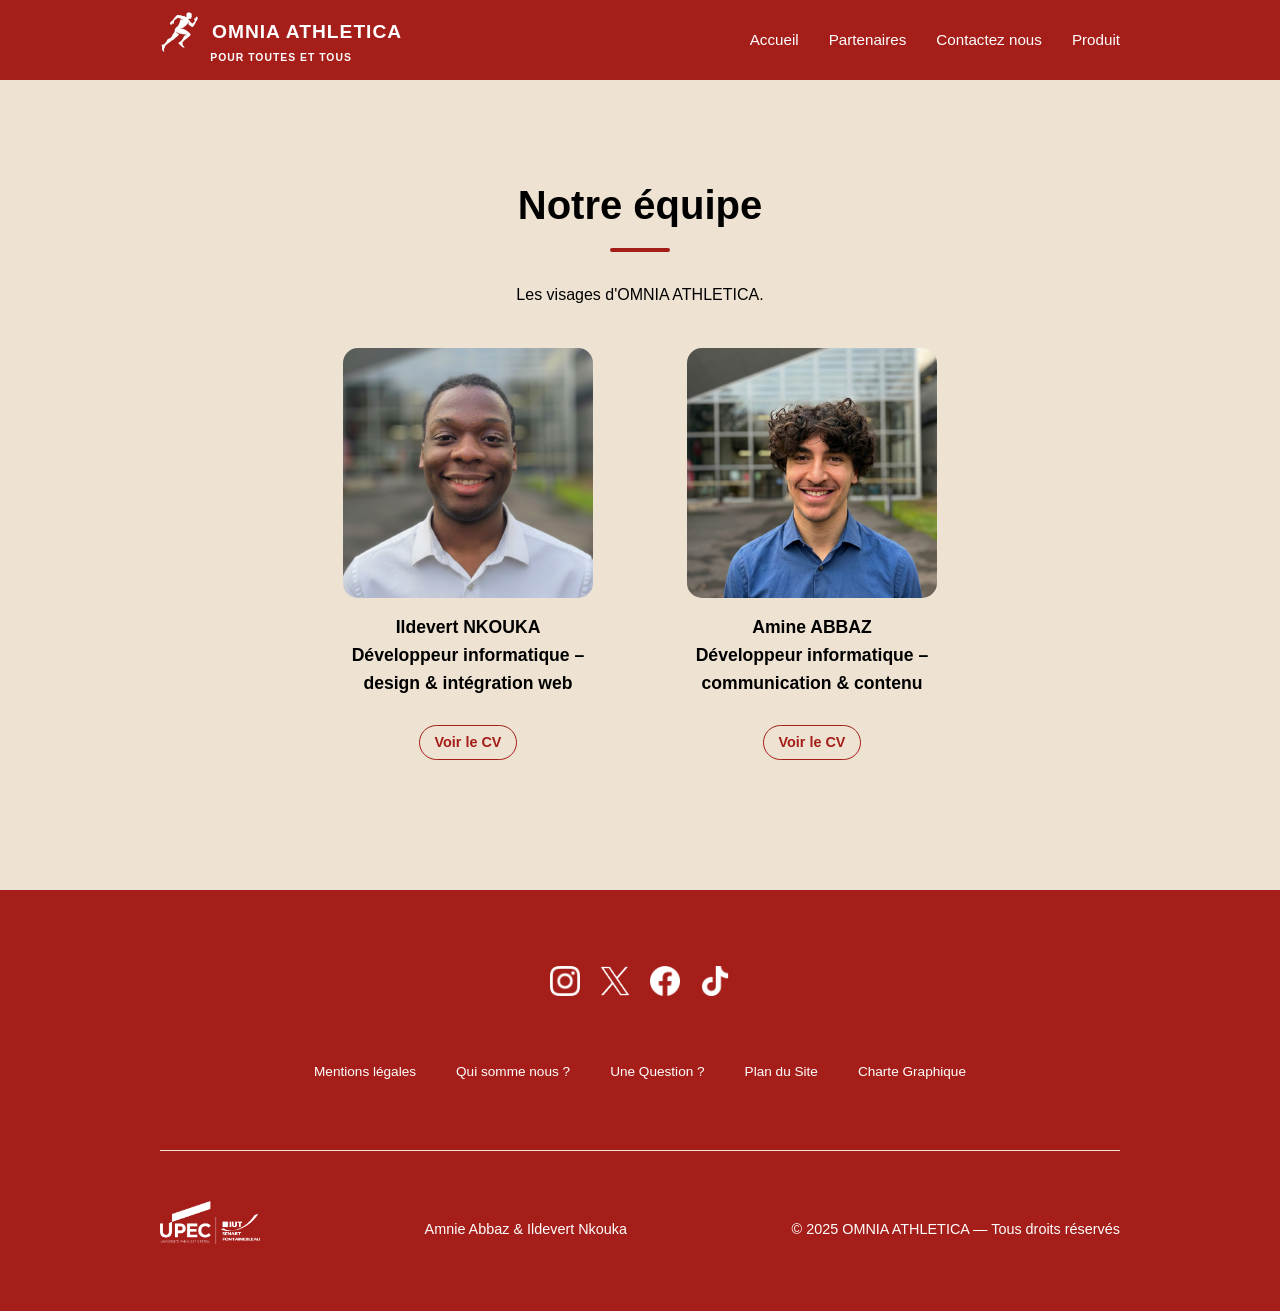
<file: equipe.html>
<!DOCTYPE html>
<html lang="fr">
	<head>
		<meta charset="utf-8">
		<meta name="viewport" content="width=device-width, initial-scale=1">
		<title>L'équipe - OMNIA ATHLETICA</title>
		<link rel="stylesheet" href="css/base.css">
		<link rel="stylesheet" href="css/bot_top.css">
		<link rel="stylesheet" href="css/second_pages.css">
	</head>
	<body>
		<header></header>

		<section id = "equipe">
			<div class="container">
				<h1 class="title-underlined">Notre équipe</h1>
				<p>Les visages d'OMNIA ATHLETICA.</p>

				<div class="bloc_container">
					<figure class="user_card">
						<div class="img_bloc">
							<img src="assets/images/photo_ildevert.png" alt="Ildevert NKOUKA">
						</div>
						<figcaption>Ildevert NKOUKA 
							<br> Développeur informatique – design & intégration web
							<br>‌
							<br><a href="cv_ildevert.html" class="cv-link" target="_blank">Voir le CV</a> 
						</figcaption>
					</figure>
					<figure class="user_card">
						<div class="img_bloc">
							<img src="assets/images/photo_amine.png" alt="Amine ABBAZ">
						</div>
						<figcaption>Amine ABBAZ
							<br> Développeur informatique – communication & contenu
							<br>‌
							<br><a href="cv_amine.html" class="cv-link" target="_blank">Voir le CV</a> 
						</figcaption>
					</figure>
				</div>
			</div>
		</section>

		<footer></footer>

		<button id="Top" title="Retour en haut">
	 		<img src="assets/icones/top.png" alt="Haut">
		</button>

		<script src="js/main.js"></script>
	</body>
</html>
</file>
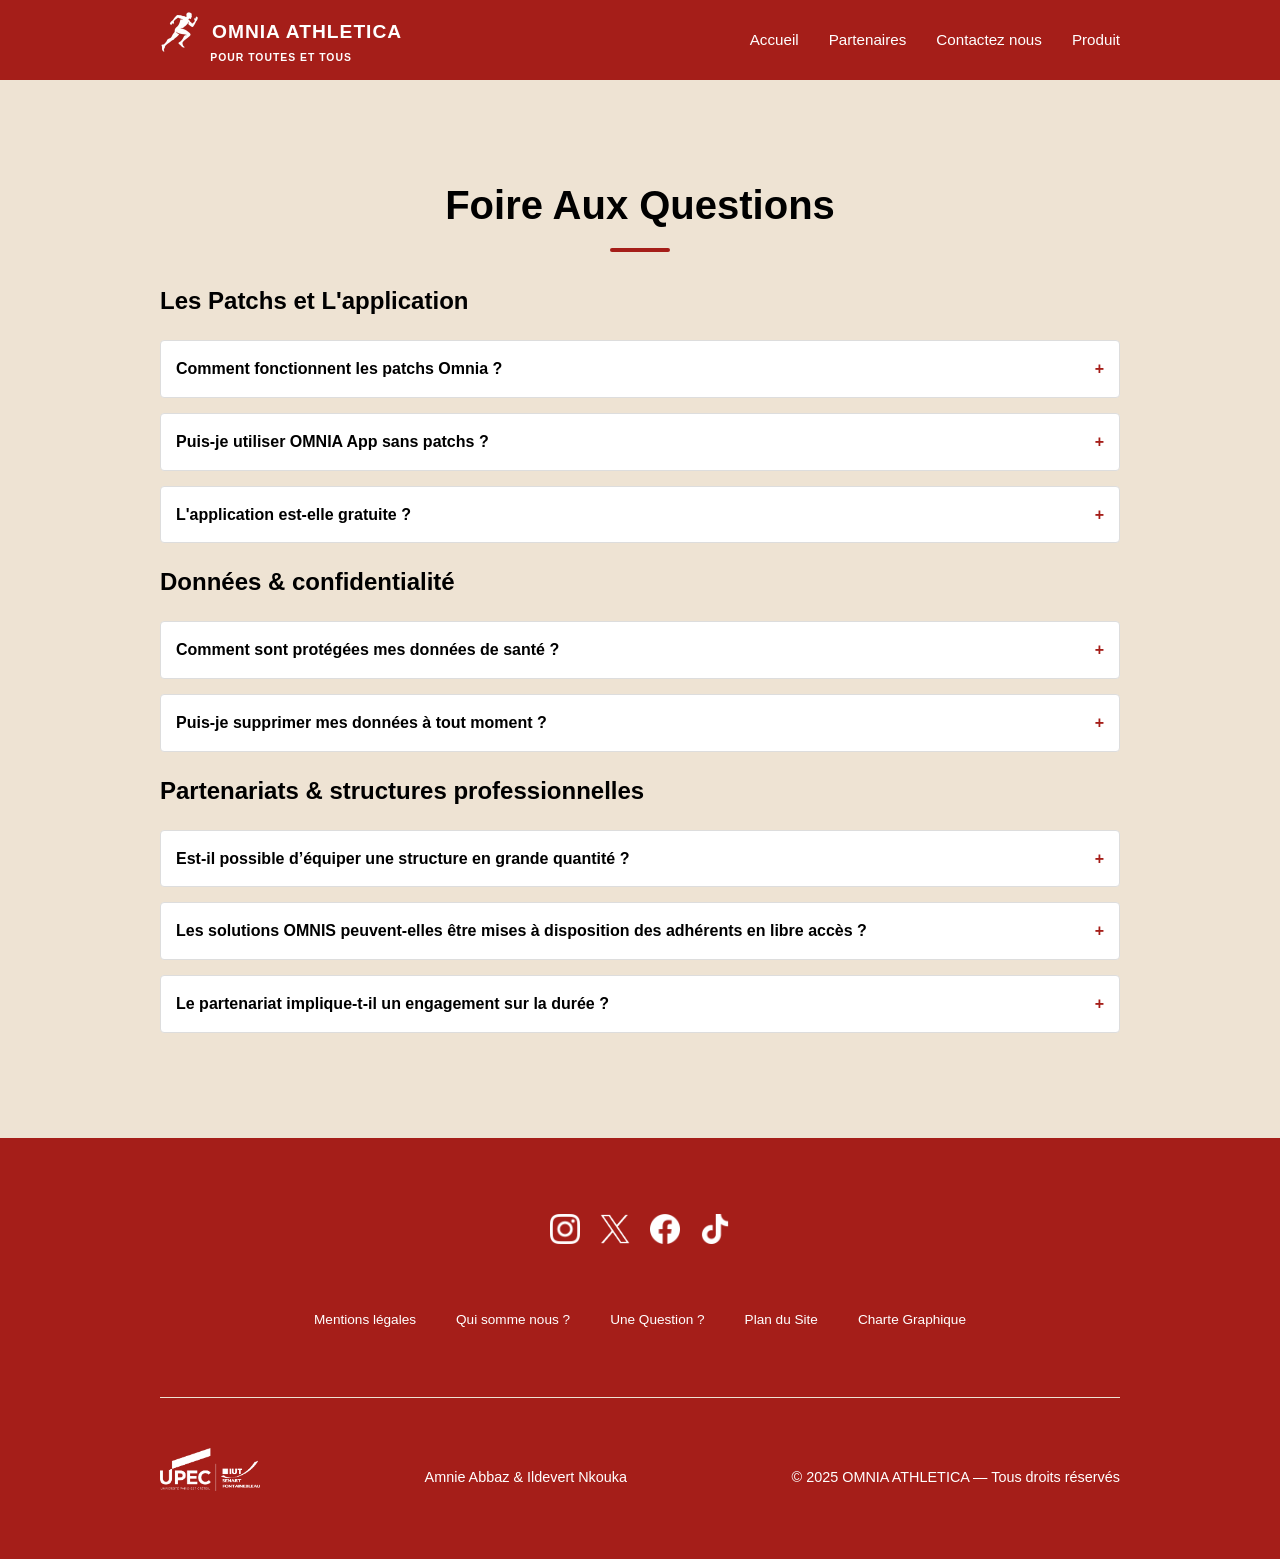
<file: faq.html>
<!DOCTYPE html>
<html lang="fr">
<head>
    <meta charset="UTF-8">
    <meta name="viewport" content="width=device-width, initial-scale=1.0">
    <meta name="author" content="Groupe 4 - Abbaz & Nkouka">
    <title>FAQ - Omnia Athletica</title>
    <link rel="stylesheet" href="css/base.css">
    <link rel="stylesheet" href="css/bot_top.css">
    <link rel="stylesheet" href="css/second_pages.css">
</head>
<body>
 
    <header></header>

    <main>
        <section id = "Contact">
            <div class="container">
                <h1 class="title-underlined">Foire Aux Questions</h1>
                
                <h2>Les Patchs et L'application </h2>
                
                <details name="faq">
                    <summary>Comment fonctionnent les patchs Omnia ?</summary>
                    <p>Nos patchs intègrent des capteurs magnéto-élastiques qui mesurent la déformation musculaire. Les données sont transmises en Bluetooth à l'IA pour analyser vos mouvements. Pour des informations plus avancées, nous vous invitons à voir notre page <a href="omnis.html" style="color: blue; text-decoration: underline">Produit</a></p>
                </details>

                <details name="faq">
                    <summary>Puis-je utiliser OMNIA App sans patchs ?</summary>
                    <p>OMNIA App peut être utilisée sans patchs pour consulter certaines informations générales, cependant l’analyse biomécanique avancée <strong>nécessite l’utilisation des patchs OMNIS</strong>.</p>
                </details>

                <details name="faq">
                    <summary>L'application est-elle gratuite ?</summary>
                    <p>Oui, l'application fonctionne sur un modèle "Freemium". L'accès de base est <strong>gratuit</strong>. L'abonnement Premium (Analyses IA avancées) est à 15€/mois.</p>
                </details>

                <h2>Données & confidentialité</h2>

                <details name="faq">
                    <summary>Comment sont protégées mes données de santé ?</summary>
                    <p>La sécurité est notre <strong>priorité</strong>. Vos données biométriques sont cryptées et stockées sur des serveurs sécurisés, en totale conformité avec le RGPD.</p>
                </details>

                <details name="faq">
                    <summary>Puis-je supprimer mes données à tout moment ?</summary>
                    <p>Oui. L’utilisateur peut demander la <strong>suppression de ses données personnelles et biométriques</strong> à tout moment, conformément aux règles de protection des données en vigueur.</p>
                </details>

                <h2> Partenariats & structures professionnelles</h2>

                <details name="faq">
                    <summary>Est-il possible d’équiper une structure en grande quantité ?</summary>
                    <p>Oui. OMNIA ATHLETICA propose des solutions adaptées aux besoins des salles, clubs et structures partenaires, avec une fourniture de patchs en <strong>quantité adaptée</strong> à leur capacité d’accueil.</p>
                </details>

                <details name="faq">
                    <summary>Les solutions OMNIS peuvent-elles être mises à disposition des adhérents en libre accès ?</summary>
                    <p>Oui. Les solutions OMNIS peuvent être utilisées par les adhérents en autonomie, tout en permettant un suivi et des retours adaptés à leur pratique.</p>
                </details>

                <details name="faq">
                    <summary>Le partenariat implique-t-il un engagement sur la durée ?</summary>
                    <p>Les modalités du partenariat sont définies en fonction des besoins et du fonctionnement de chaque structure. Les engagements sont <strong>adaptés</strong> au profil des partenaires.</p>
                </details>
            </div>
        </section>
    </main>

    <footer></footer>

        <button id="Top" title="Retour en haut">
            <img src="assets/icones/top.png" alt="Haut">
        </button>

        <script src="js/main.js"></script>

</body>
</html>
</file>
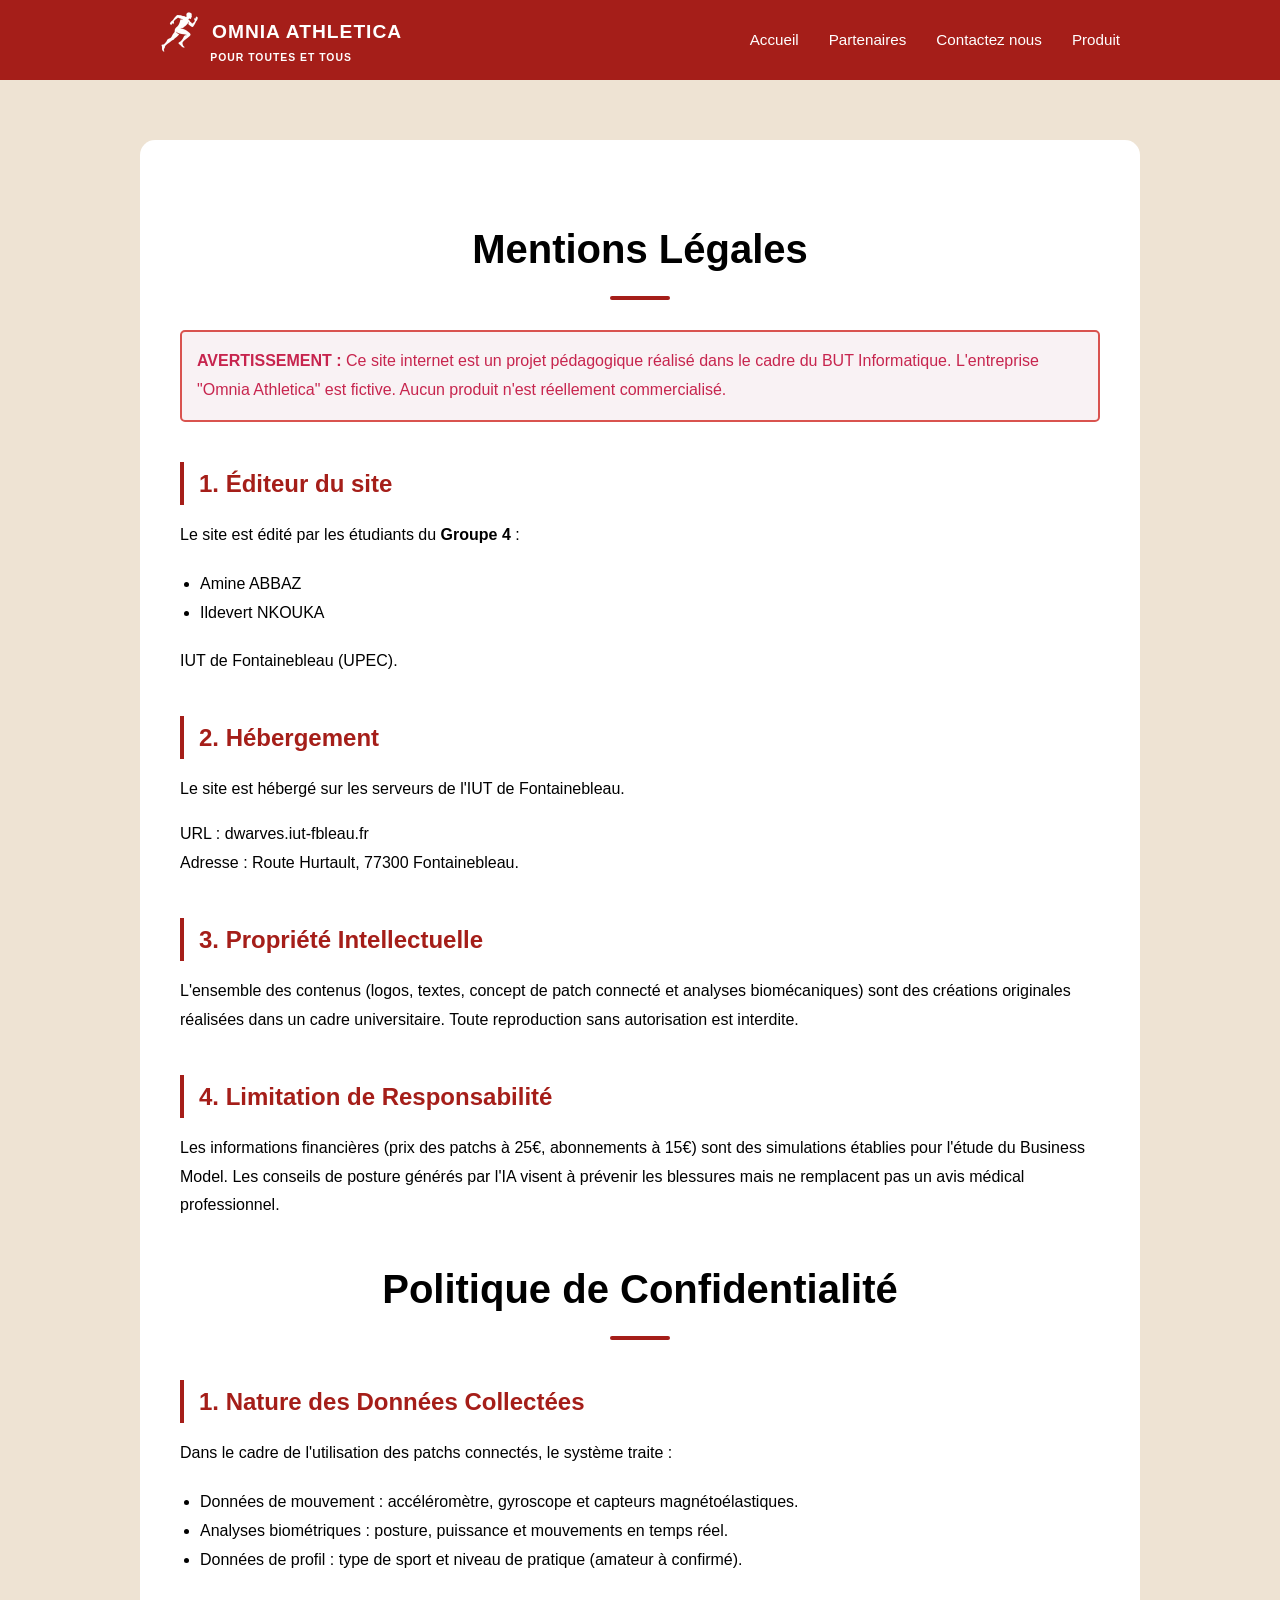
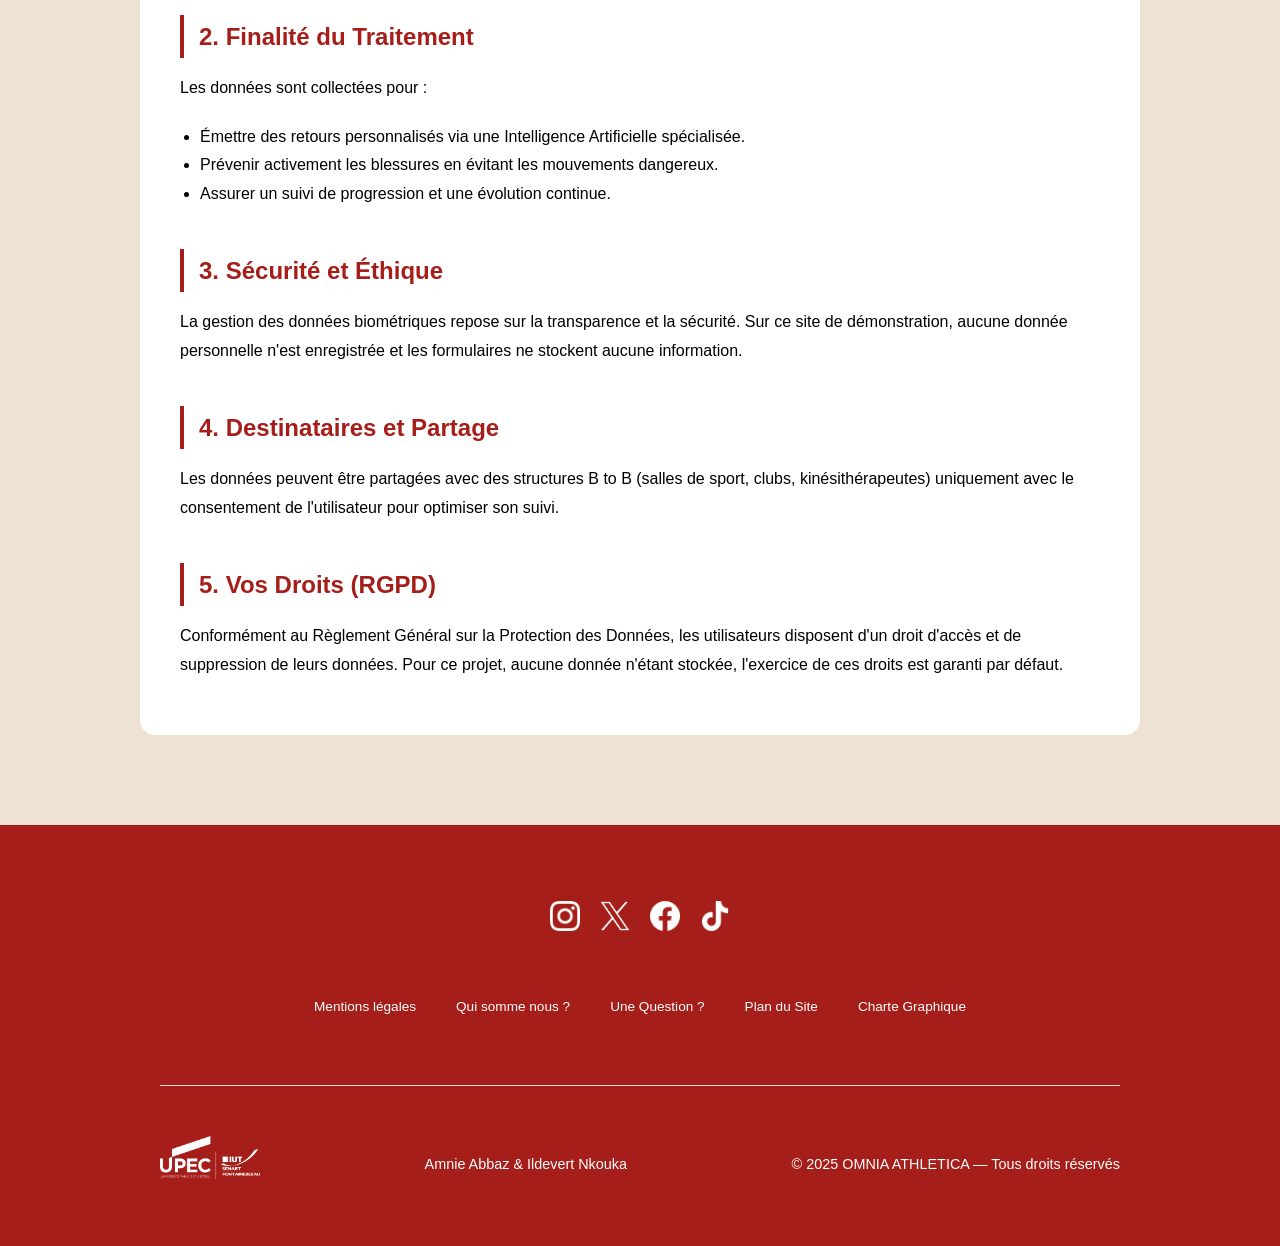
<file: legal.html>
<!DOCTYPE html>
<html lang="fr">
    <head>
        <meta charset="utf-8">
        <meta name="viewport" content="width=device-width, initial-scale=1">
        <title>OMNIA ATHLETICA - Mentions Légales</title>
        <link rel="stylesheet" href="css/base.css">
        <link rel="stylesheet" href="css/bot_top.css">
        <link rel="stylesheet" href="css/second_pages.css">
    </head>
    <body>

        <header></header>

        <main>
            <section id="legal">
                <div class="container">
                    <h1 class="title-underlined">Mentions Légales</h1>

                    <div class="avertissement">
                        <strong>AVERTISSEMENT :</strong> Ce site internet est un projet pédagogique réalisé dans le cadre du BUT Informatique. 
                        L'entreprise "Omnia Athletica" est fictive. Aucun produit n'est réellement commercialisé.
                    </div>

                    <h2>1. Éditeur du site</h2>
                    <p>Le site est édité par les étudiants du <strong>Groupe 4</strong> :</p>
                    <ul>
                        <li>Amine ABBAZ</li>
                        <li>Ildevert NKOUKA</li>
                    </ul>
                    <p>IUT de Fontainebleau (UPEC).</p>

                    <h2>2. Hébergement</h2>
                    <p>Le site est hébergé sur les serveurs de l'IUT de Fontainebleau.</p>
                    <p>
                        URL : dwarves.iut-fbleau.fr<br>
                        Adresse : Route Hurtault, 77300 Fontainebleau.
                    </p>

                    <h2>3. Propriété Intellectuelle</h2>
                    <p>L'ensemble des contenus (logos, textes, concept de patch connecté et analyses biomécaniques) sont des créations originales réalisées dans un cadre universitaire. Toute reproduction sans autorisation est interdite.</p>

                    <h2>4. Limitation de Responsabilité</h2>
                    <p>Les informations financières (prix des patchs à 25€, abonnements à 15€) sont des simulations établies pour l'étude du Business Model. Les conseils de posture générés par l'IA visent à prévenir les blessures mais ne remplacent pas un avis médical professionnel.</p>

                    <h1 class="title-underlined">Politique de Confidentialité</h1>

                    <h2>1. Nature des Données Collectées</h2>
                    <p>Dans le cadre de l'utilisation des patchs connectés, le système traite :</p>
                    <ul>
                        <li>Données de mouvement : accéléromètre, gyroscope et capteurs magnétoélastiques.</li>
                        <li>Analyses biométriques : posture, puissance et mouvements en temps réel.</li>
                        <li>Données de profil : type de sport et niveau de pratique (amateur à confirmé).</li>
                    </ul>

                    <h2>2. Finalité du Traitement</h2>
                    <p>Les données sont collectées pour :</p>
                    <ul>
                        <li>Émettre des retours personnalisés via une Intelligence Artificielle spécialisée.</li>
                        <li>Prévenir activement les blessures en évitant les mouvements dangereux.</li>
                        <li>Assurer un suivi de progression et une évolution continue.</li>
                    </ul>

                    <h2>3. Sécurité et Éthique</h2>
                    <p>La gestion des données biométriques repose sur la transparence et la sécurité. Sur ce site de démonstration, aucune donnée personnelle n'est enregistrée et les formulaires ne stockent aucune information.</p>

                    <h2>4. Destinataires et Partage</h2>
                    <p>Les données peuvent être partagées avec des structures B to B (salles de sport, clubs, kinésithérapeutes) uniquement avec le consentement de l'utilisateur pour optimiser son suivi.</p>

                    <h2>5. Vos Droits (RGPD)</h2>
                    <p>Conformément au Règlement Général sur la Protection des Données, les utilisateurs disposent d'un droit d'accès et de suppression de leurs données. Pour ce projet, aucune donnée n'étant stockée, l'exercice de ces droits est garanti par défaut.</p>
                </div>
            </section>
        </main>

        <footer></footer>

        <button id="Top" title="Retour en haut">
            <img src="assets/icones/top.png" alt="Haut">
        </button>

        <script src="js/main.js"></script>

</body>
</html>
</file>
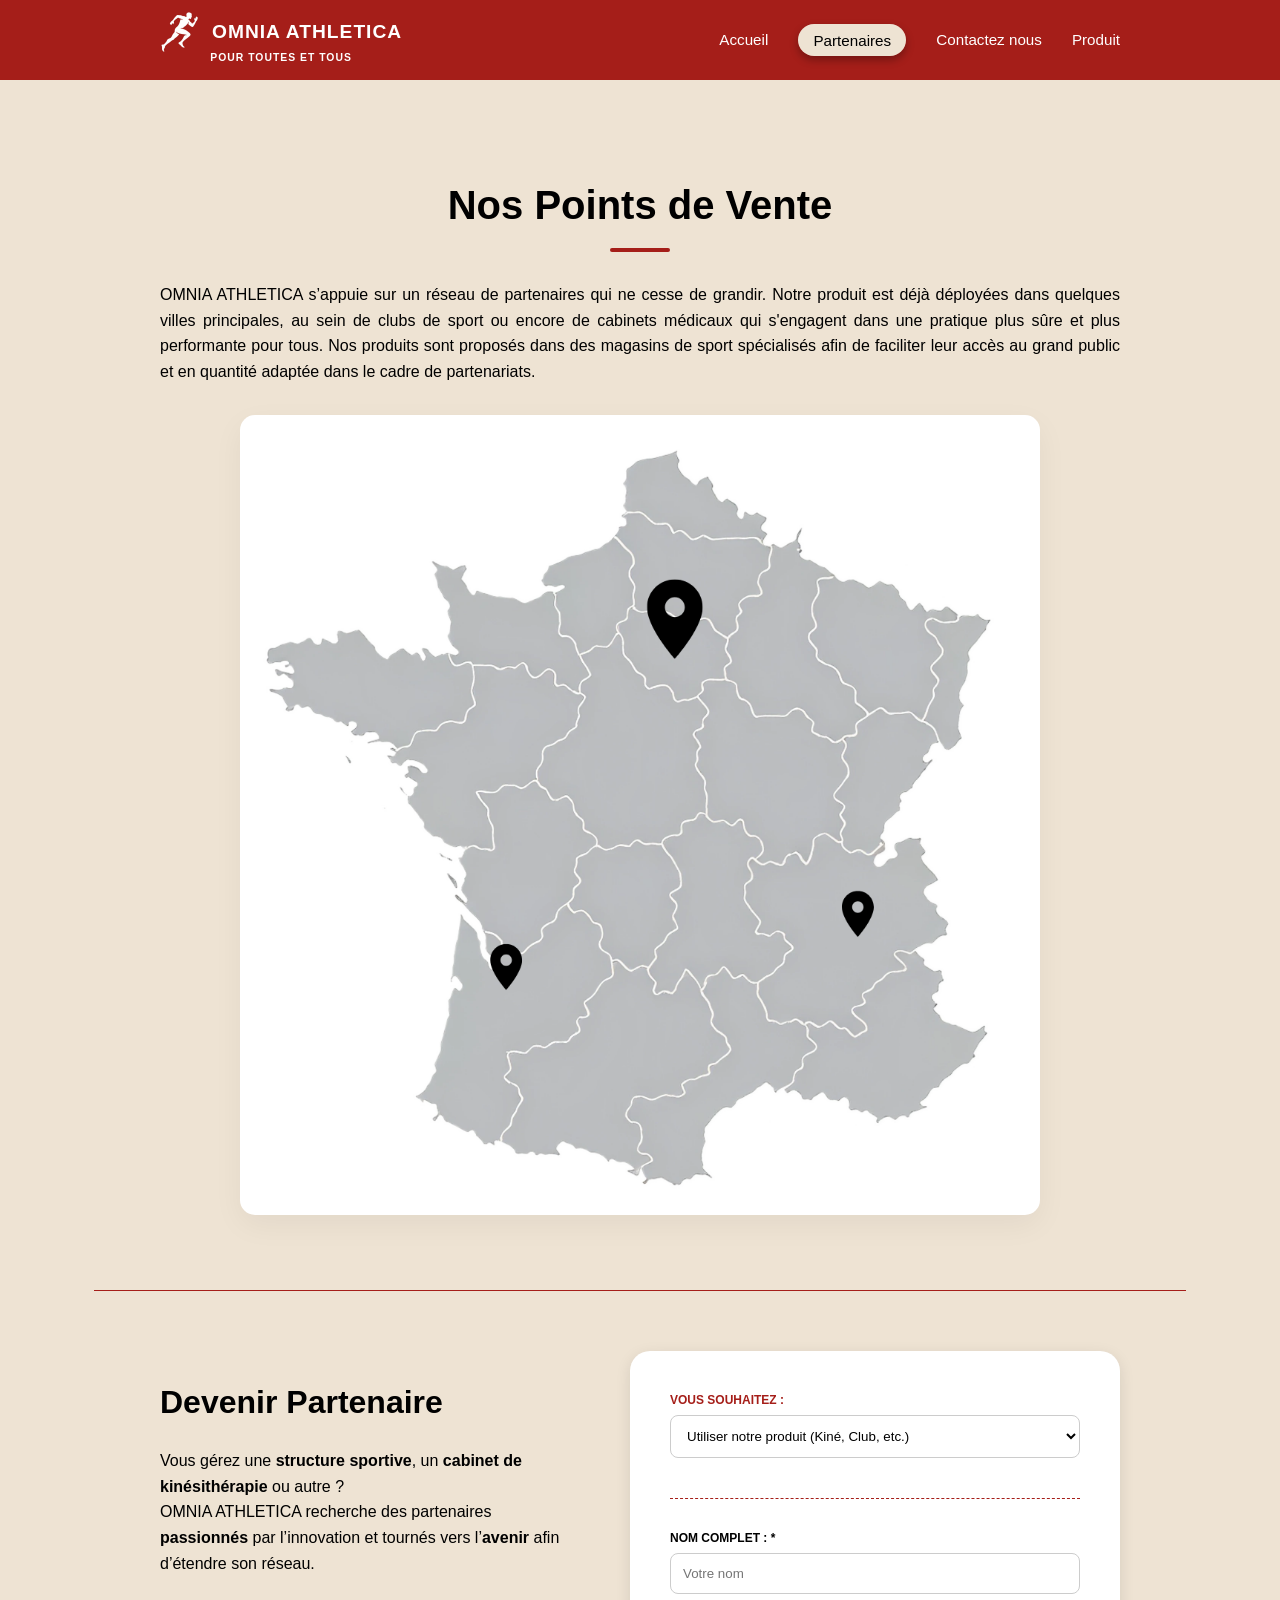
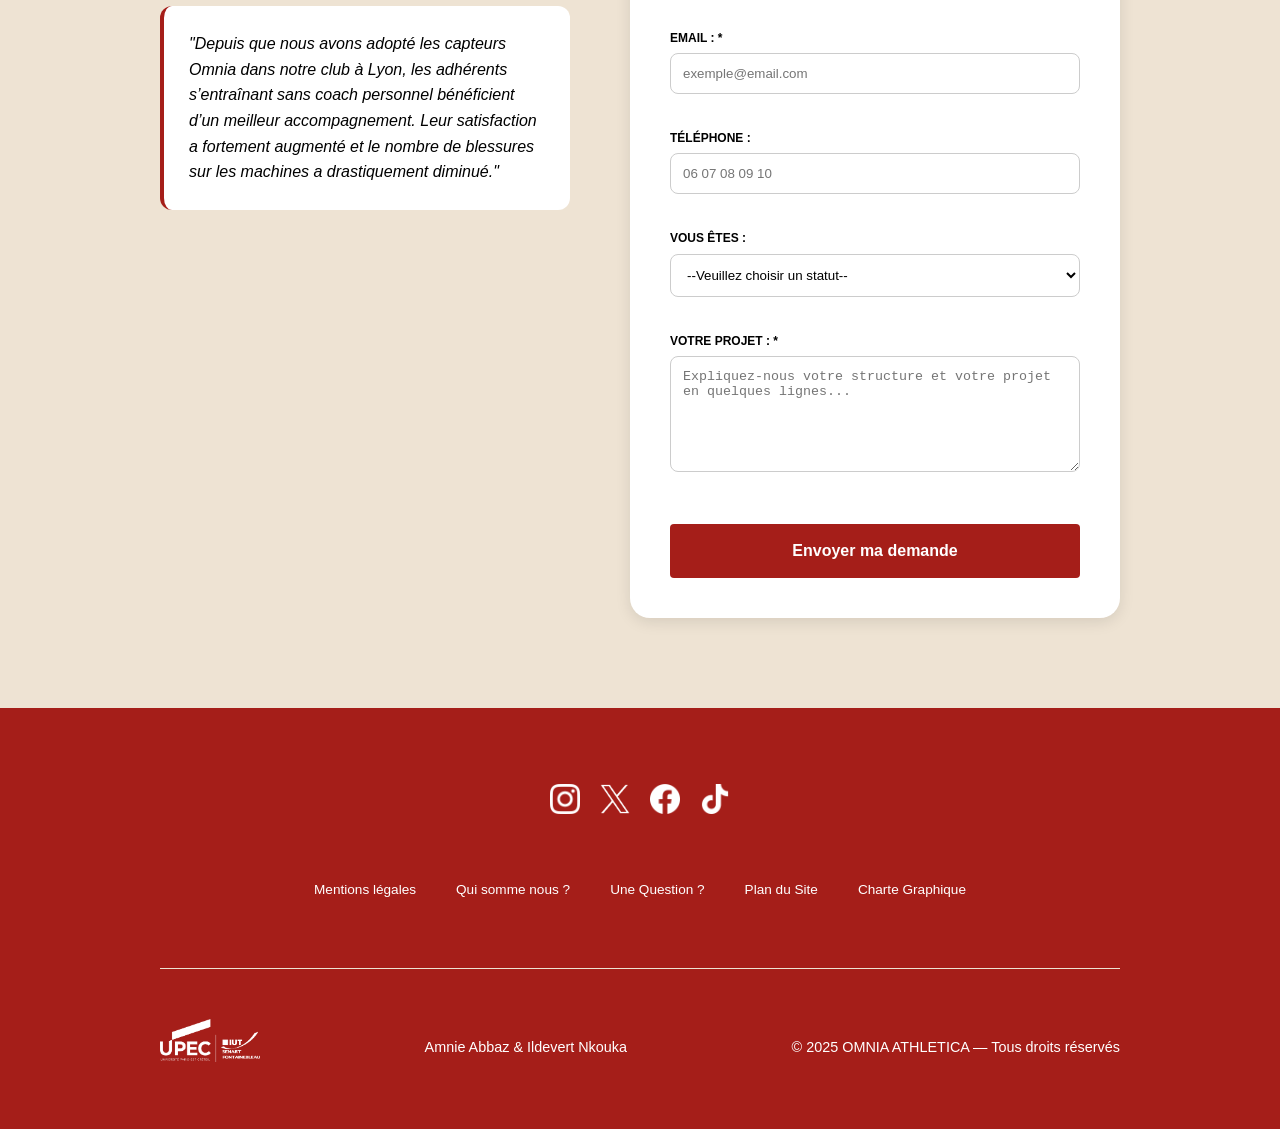
<file: partenaires.html>
<!DOCTYPE html>
<html lang="fr">
	<head>
		<meta charset="utf-8">
		<meta name="viewport" content="width=device-width, initial-scale=1">
		<title>OMNIA ATHLETICA</title>
		<link rel="stylesheet" href="css/base.css">
		<link rel="stylesheet" href="css/bot_top.css">
		<link rel="stylesheet" href="css/main_pages.css">
	</head>
	<body>

		<header></header>

		<main>
			<section id="map">
				<div class="container">
					<h1 class="title-underlined">Nos Points de Vente </h1>
					<p> OMNIA ATHLETICA s’appuie sur un réseau de partenaires qui ne cesse de grandir. Notre produit est déjà déployées dans quelques villes principales, au sein de clubs de sport ou encore de cabinets médicaux qui s'engagent dans une pratique plus sûre et plus performante pour tous. Nos produits sont proposés dans des magasins de sport spécialisés afin de faciliter leur accès au grand public et en quantité adaptée dans le cadre de partenariats.</p>
					<div class="bloc">
						<div class="img_bloc">
							<img src="assets/images/map_france.png" alt="Carte de la france">
						</div>
					</div>
				</div>
			</section>

			<div class="line"></div>

			<section id="partenaires">
				<div class="container">
					<div class="bloc">
						<div class="bloc_text">
							<h2>Devenir Partenaire</h2>
							<p>Vous gérez une <strong>structure sportive</strong>, un <strong>cabinet de kinésithérapie</strong> ou autre ?
							<br> OMNIA ATHLETICA recherche des partenaires <strong>passionnés</strong> par l’innovation et tournés vers l’<strong>avenir</strong> afin d’étendre son réseau.</p>
							<p class="temoignage">"Depuis que nous avons adopté les capteurs Omnia dans notre club à Lyon, les adhérents s’entraînant sans coach personnel bénéficient d’un meilleur accompagnement. Leur satisfaction a fortement augmenté et le nombre de blessures sur les machines a drastiquement diminué."</p>

							<p class="hidden">Vous gérez une <strong>Boutique spécialisée</strong> dans le <strong>sport</strong> ou la <strong>santé</strong> ?
							<br> OMNIA ATHLETICA recherche des partenaires <strong>passionnés</strong> par l’innovation et tournés vers l’<strong>avenir</strong> afin d’étendre son réseau.</p>
							<p class="hidden temoignage">"Les patchs OMNIS ont suscité un réel intérêt auprès de nos clients. La clarté du concept et l’accompagnement proposé facilitent la compréhension du produit et renforcent la confiance lors de l’achat."</p>
						</div>
						<div class="bloc_form">
							<div class="container_choix">
						        <label for="type_formulaire">Vous souhaitez :</label>
						        <select id="type_formulaire">
						            <option value="autres">Utiliser notre produit (Kiné, Club, etc.)</option>
						            <option value="magasin">Vendre notre produit (Boutique spécialisé)</option>
						        </select>
						    </div>

						    <form action="#" method="post" id="form_autres">
						        <div>
						            <label for="nom">Nom complet : *</label>
						            <input type="text" id="nom" name="nom" 
						            placeholder="Votre nom"
						            minlength="2" maxlength="50"
						            pattern="^[A-Za-zÀ-ÿ\s\-]+$"
						            title="Le nom ne doit contenir que des lettres" required>
						        </div>
						        <div>
						            <label for="email">Email : *</label>
						            <input type="email" id="email" name="email" placeholder="exemple@email.com" required>
						        </div>
						        <div>
						            <label for="phone">Téléphone :</label>
						            <input type="tel" id="phone" name="phone" 
						            placeholder="06 07 08 09 10"
						            pattern="^((\+)33|0)[1-9](\d{2}){4}$"
						            title="Format attendu : 0612345678 ou +33612345678">
						        </div>
						        <div>
						            <label for="statut">Vous êtes :</label>
						            <select id="statut" name="statut" required>
						                <option value="" disabled selected>--Veuillez choisir un statut--</option>
						                <option value="pro">Professionnel de Santé (Kiné, Médecin..)</option>
						                <option value="club">Club / Structure Sportive</option>
						                <option value="influenceur">Influenceur</option>
						                <option value="autre">Autre</option>
						            </select>
						        </div>
						        <div>
						            <label for="message">Votre projet : *</label>
						            <textarea id="message" name="message" rows="6" 
						            placeholder="Expliquez-nous votre structure et votre projet en quelques lignes..." 
						            minlength="20" 
                					maxlength="2000" required></textarea>
						        </div>
						        <button type="submit">Envoyer ma demande</button>
						    </form>

						    <form action="#" method="post" id="form_magasin" class="hidden">
						        <div>
						            <label for="nom_magasin">Nom de l'enseigne : *</label>
						            <input type="text" id="nom_magasin" name="nom_magasin" placeholder="Ex: Sport 2000 Lyon" required>
						        </div>
						        <div>
						            <label for="ville_magasin">Ville : *</label>
						            <input type="text" id="ville_magasin" name="ville_magasin" placeholder="Ex: Evry"
						            minlength="2"
						            maxlength="50"
						            pattern="^[A-Za-zÀ-ÿ\s\-]+$"
						            title="La ville ne doit contenir que des lettres" required>
						        </div>
						        <div>
								    <label for="code_postal">Code Postal : *</label>
								    <input type="text" id="code_postal" name="code_postal" 
						            placeholder="Ex: 91000" 
						            pattern="[0-9]{5}" 
						            maxlength="5"
						            title="Le code postal doit contenir exactement 5 chiffres" required>
								</div>
						        <div>
						            <label for="email_magasin">Email de contact : *</label>
						            <input type="email" id="email_magasin" name="email_magasin" placeholder="contact@magasin.com"
						            minlength="5" 
						            maxlength="50" required>
						        </div>
						        <div>
						            <label for="stock">Estimation du stock souhaité :</label>
						            <select id="stock" name="stock">
						                <option value="petit">Petit (10-50 unités)</option>
						                <option value="moyen">Moyen (50-200 unités)</option>
						                <option value="grand">Grand (+200 unités)</option>
						            </select>
						        </div>
						        <button type="submit">Devenir revendeur</button>
						    </form>
						</div>
					</div>
				</div>
			</section>
			
		</main>

		<footer></footer>

		<button id="Top" title="Retour en haut">
	 		<img src="assets/icones/top.png" alt="Haut">
		</button>

		<script src="js/main.js"></script>
	</body>
</html>
</file>
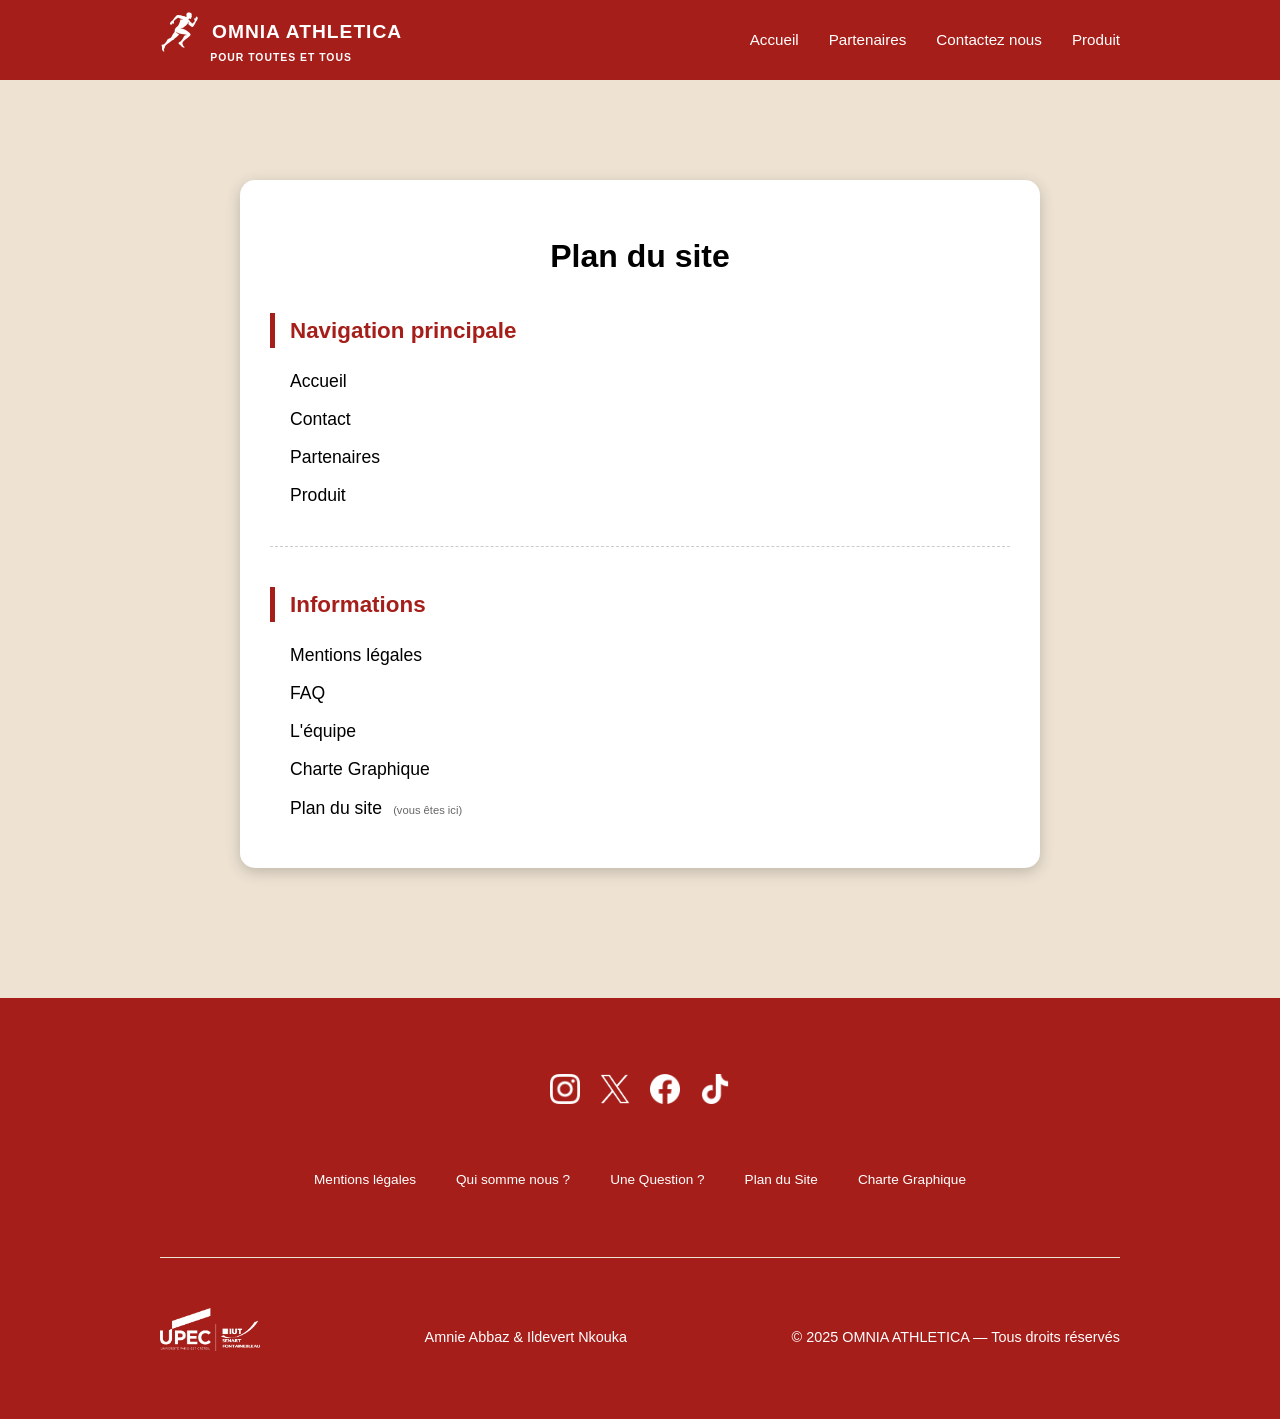
<file: plan.html>
<!DOCTYPE html>
<html lang="fr">
	<head>
		<meta charset="utf-8">
		<meta name="viewport" content="width=device-width, initial-scale=1">
		<title>OMNIA ATHLETICA - Plan</title>
		<link rel="stylesheet" href="css/base.css">
		<link rel="stylesheet" href="css/bot_top.css">
		<link rel="stylesheet" href="css/second_pages.css">
	</head>

	<body>

		<header></header>

		<main class="map">
 			<div class="container">
    			<h1 >Plan du site</h1>

    			<nav id="nav_main">
      				<h2>Navigation principale</h2>
  					<ul>
    					<li><a href="index.html">Accueil</a></li>
				        <li><a href="contact.html">Contact</a></li>
				        <li><a href="partenaires.html">Partenaires</a></li>
				        <li><a href="produit.html">Produit</a></li>
					</ul>
    			</nav>

			    <nav id="nav_info">
			     	<h2>Informations</h2>
			     	<ul>
			        	<li><a href="legal.html">Mentions légales</a></li>
			        	<li><a href="faq.html">FAQ</a></li>
			        	<li><a href="equipe.html">L'équipe</a></li>
			        	<li><a href="charte.html">Charte Graphique</a></li>
				        <li><a href="plan.html">Plan du site</a><small>(vous êtes ici)</small></li>
			      	</ul>
			    </nav>
  			</div>
		</main>

		<footer></footer>

		<button id="Top" title="Retour en haut">
	 		<img src="assets/icones/top.png" alt="Haut">
		</button>

		<script src="js/main.js"></script>

	</body>
</html>
</file>
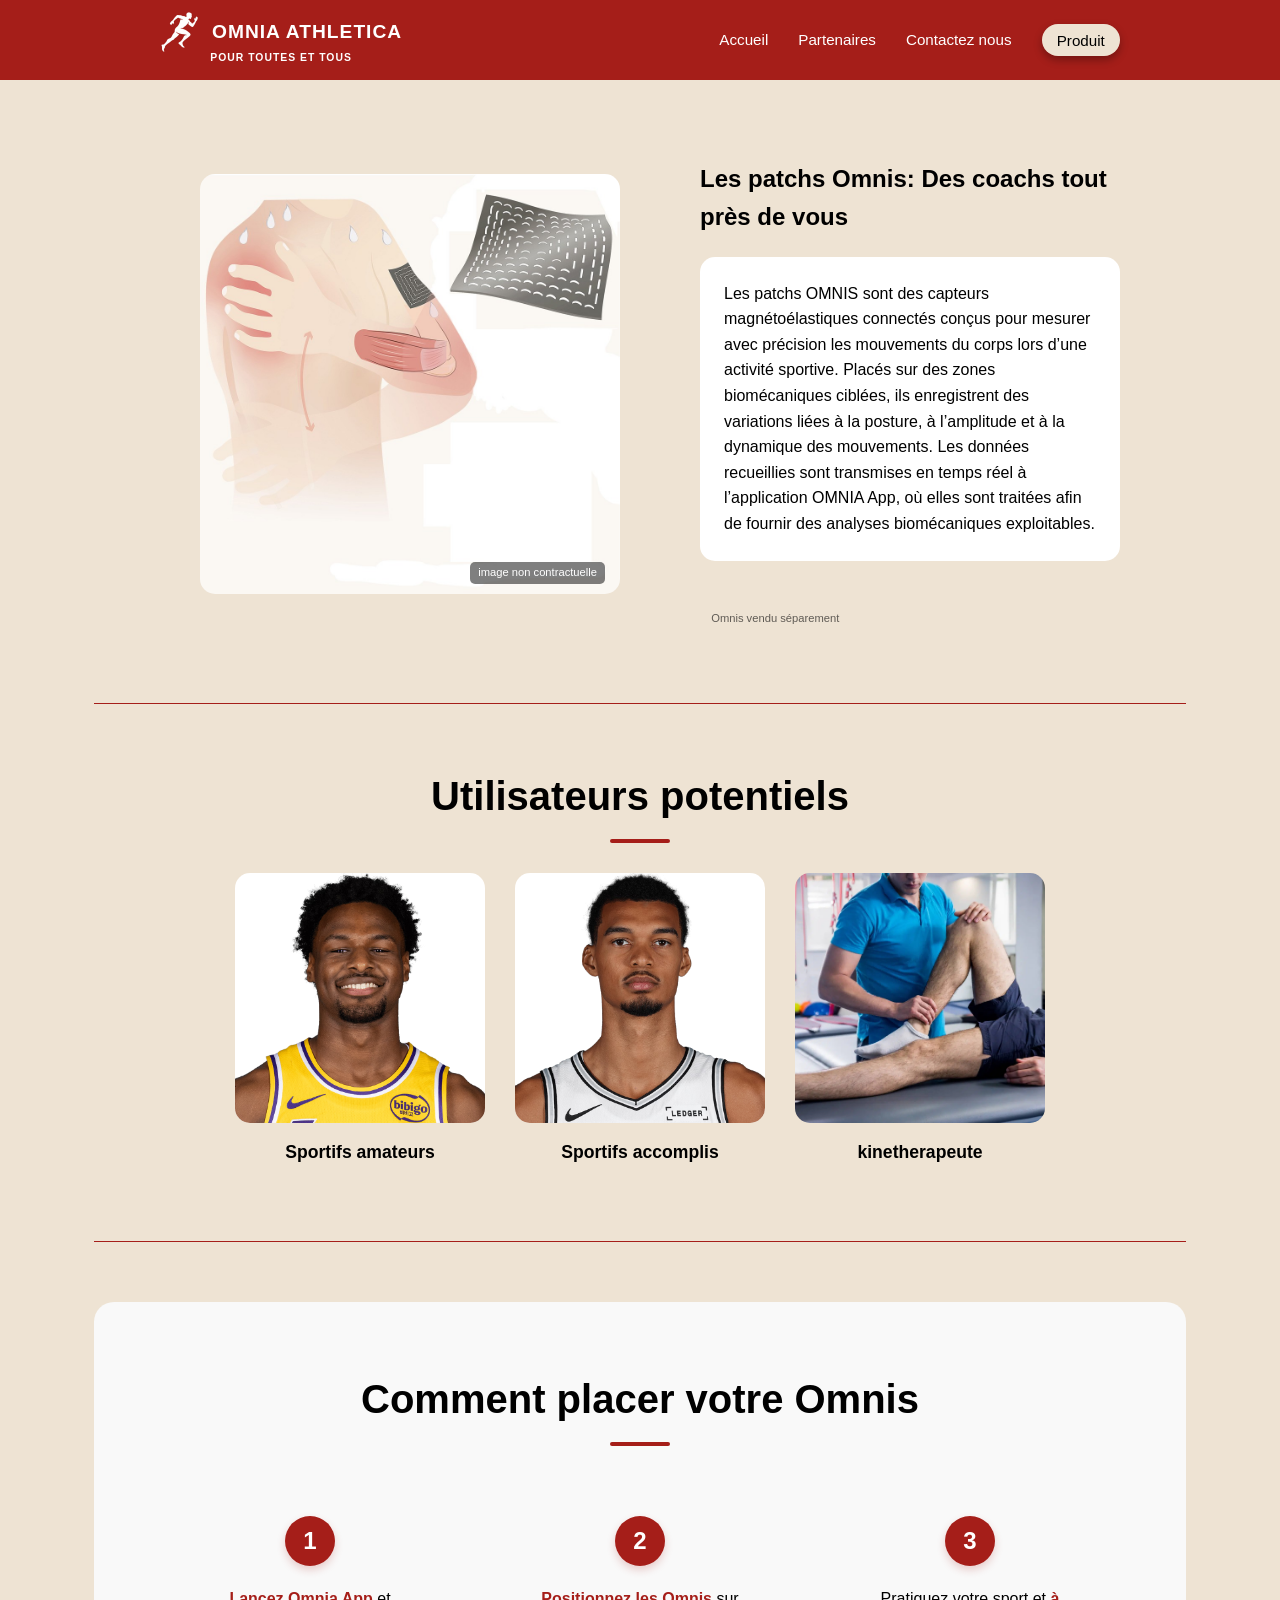
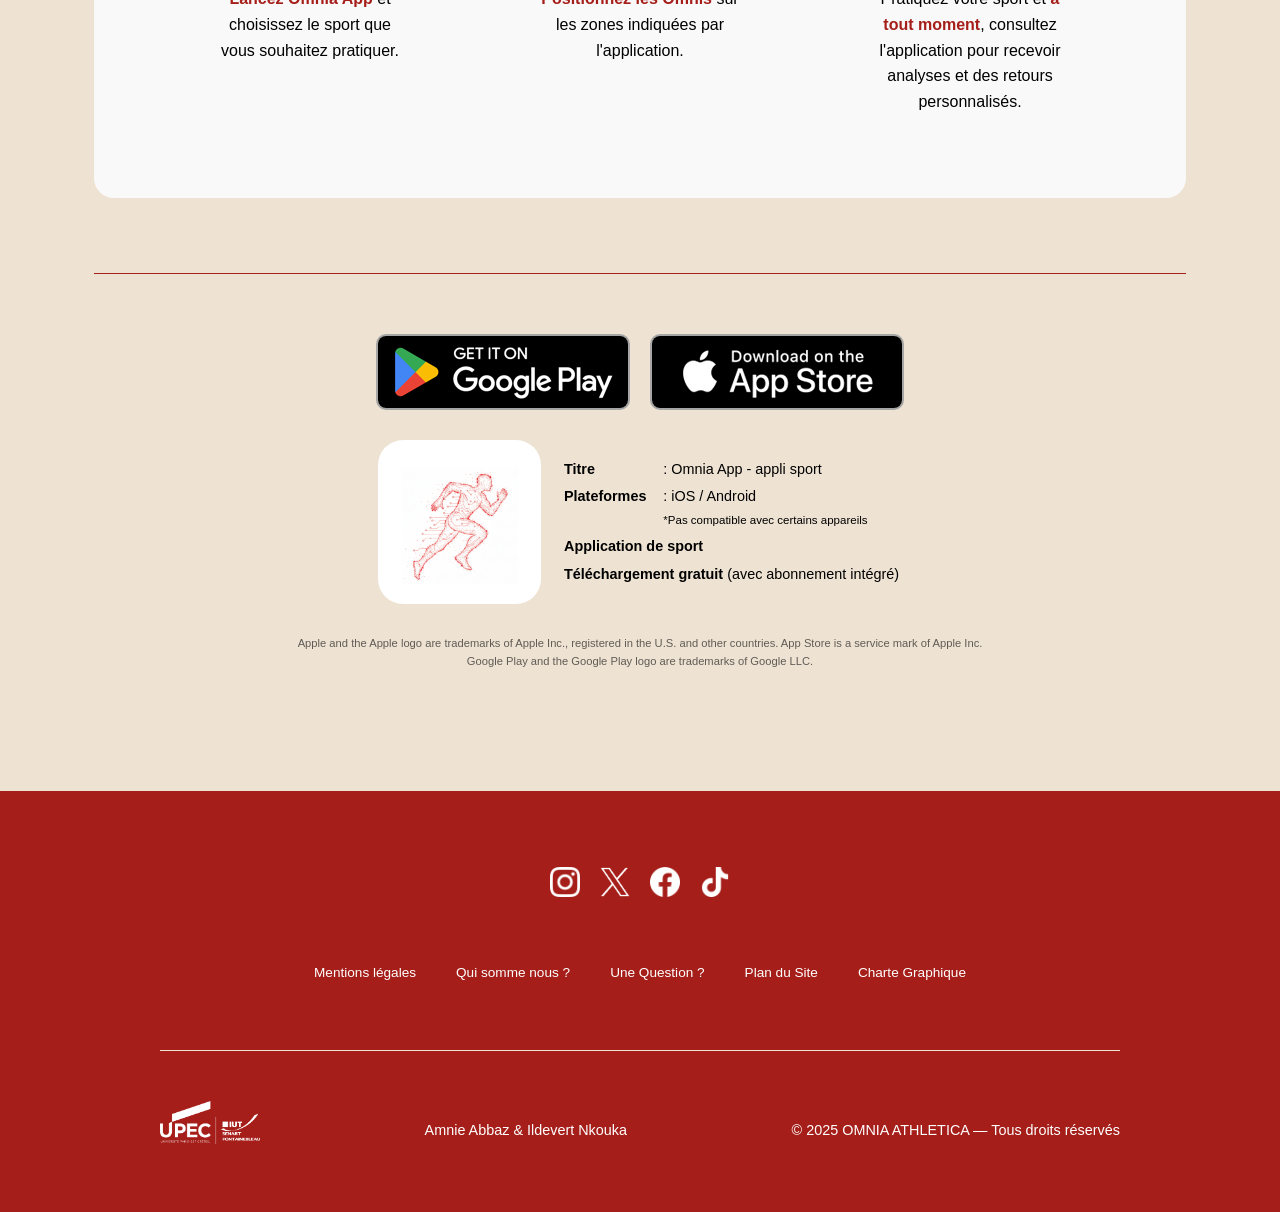
<file: produit.html>
<!DOCTYPE html>
<html lang="fr">
	<head>
		<meta charset="utf-8">
		<meta name="viewport" content="width=device-width, initial-scale=1">
		<title>OMNIA ATHLETICA</title>
		<link rel="stylesheet" href="css/base.css">
		<link rel="stylesheet" href="css/bot_top.css">
		<link rel="stylesheet" href="css/main_pages.css">
	</head>
	<body>

		<header></header>

		<main>
			<section id="patch">
				<div class="container">
					<div class="bloc">
						<figure class="img_bloc">
							<img src="assets/images/patch.jpg" alt="Illustration d'un patch">
							<figcaption>image non contractuelle</figcaption>
						</figure>
						<div class="bloc_text">
							<h2>Les patchs Omnis: Des coachs tout près de vous</h2>
							<p>Les patchs OMNIS sont des capteurs magnétoélastiques connectés conçus pour mesurer avec précision les mouvements du corps lors d’une activité sportive. Placés sur des zones biomécaniques ciblées, ils enregistrent des variations liées à la posture, à l’amplitude et à la dynamique des mouvements. Les données recueillies sont transmises en temps réel à l’application OMNIA App, où elles sont traitées afin de fournir des analyses biomécaniques exploitables.</p>
							<small>Omnis vendu séparement</small>
						</div>
					</div>
				</div>
			</section>

			<div class="line"></div>

			<section id="users">
				<div class="container">
					<h1 class="title-underlined">Utilisateurs potentiels</h1>
					<div class="bloc_container">
						<figure class="user_card">
							<img src="assets/images/amateur.png" alt="Amateur">
							<figcaption>Sportifs amateurs</figcaption>
						</figure>
						<figure class="user_card">
							<img src="assets/images/wemby.png" alt="Lebron James">
							<figcaption>Sportifs accomplis</figcaption>
						</figure>
						<figure class="user_card">
							<img src="assets/images/kine.jpg" alt="Kinetherapeute">
							<figcaption>kinetherapeute</figcaption>
						</figure>
					</div>
				</div>	
			</section>

			<div class="line"></div>

			<section id="how_to_use">
				<div class="container">
					<h1 class="title-underlined">Comment placer votre Omnis</h1>
					<ul>
						<li><p><strong>Lancez Omnia App</strong> et choisissez le sport que vous souhaitez pratiquer.</p></li>
						<li><p><strong>Positionnez les Omnis</strong> sur les zones indiquées par l'application.</p>
						</li>
						<li><p>Pratiquez votre sport et <strong>à tout moment</strong>, consultez l'application pour recevoir analyses et des retours personnalisés.</p>
						</li>
					</ul>
				</div>	
			</section>

			<div class="line"></div>
			
			<aside>
				<div class="container">
					<nav class="badge_area">
						<ul>
							<li>
								<a href="https://play.google.com/" class="badge"><img src="assets/icones/playstore.png" alt="icone Play Store"></a>
							</li>
							<li>
								<a href="https://www.apple.com/fr/app-store/" class="badge"><img src="assets/icones/appstore.png" alt="icone App Store"></a>
							</li>
						</ul>
					</nav>
					<div id="product_box">
						<img src="assets/icones/icone_app2.png" alt="icone Omnia App">
						<table>
							<tbody>
								<tr>
									<th>Titre</th>
									<td>: Omnia App - appli sport</td>
								</tr>
								<tr>
									<th>Plateformes</th>
									<td>: iOS / Android
										<br>
										<span>*Pas compatible avec certains appareils</span>
									</td>
								</tr>
								<tr>
									<td colspan="2"><strong>Application de sport</strong></td>
								</tr>
								<tr>
									<td colspan="2"><strong>Téléchargement gratuit</strong> (avec abonnement intégré)</td>
								</tr>
							</tbody>
						</table>
						<small>
							Apple and the Apple logo are trademarks of Apple Inc., registered in the U.S. and other countries. App Store is a service mark of Apple Inc.
							<br>
							Google Play and the Google Play logo are trademarks of Google LLC.
						</small>
					</div> 
				</div>
			</aside>
		</main>

		<footer></footer>

		<button id="Top" title="Retour en haut">
	 		<img src="assets/icones/top.png" alt="Haut">
		</button>

		<script src="js/main.js"></script>
	</body>
</html>
</file>
<file: css/base.css>
/* ------------------- Variables globales ------------------- */
:root {
  --bg-main: #eee3d3; /* Crème */
  --bg-secondary: #A51E19; /* Rouge Bordeaux */
  --text-main: #000000; /* Noir */
  --text-other: #ffffff; /* Blanc */
  --accent: #8a1915; /* Rouge un peu plus sombre */
}

/* ------------------- General ------------------- */

* {
  box-sizing: border-box;
}

body {
  font-family: Arial, Helvetica, sans-serif;
  background-color: var(--bg-main);
  color: var(--text-main);
  margin: 0;
  padding: 0;
  line-height: 1.6;
  display: flex;
  flex-direction: column;
  min-height: 100vh;
}

img {
  max-width: 100%;
  height: auto;
}

a {
    color: inherit;
    text-decoration: none;
}

ul {
  padding: 0px;
  list-style: none;
  display: flex;
  gap: 30px;

}

 /* ------------------- Main ------------------- */
main {
    width: 90%;
    padding: 60px 30px 30px 30px;
    margin: 0 auto;
}

main .content-box {/* Boite de texte avertissement */
    background: #ffffff;
    padding: 30px;
    border-radius: 8px;
    box-shadow: 0 4px 6px rgba(0,0,0,0.05);
    margin-bottom: 40px;
}

/* ------------------- Principal ------------------- */

.container {
  max-width: 1000px;
  margin: 0 auto;
  padding: 0 20px; /* padding de sécurité */
}

.line {/*ligne de séparation*/
  width: 100%;
  border-top: 1px solid var(--bg-secondary);
  margin-top: 75px;
  margin-bottom: 60px;
}

h1, h2, h3 {
  color: var(--text-main); 
}

.badge_area ul {
  display: flex;
  justify-content: center;
  gap: 20px;
  list-style: none;
}

.badge_area img {
  display: block;
  width: 100%;
  height: auto;
}

.badge img{
  border-radius: 10px;
  border: 2px solid #a6a6a6;
}

.badge img:hover {
  border: 2px solid var(--bg-secondary);
}

/* ------------------- titres -------------------*/

section h1 {
  font-size: 2.5rem;
  margin-bottom: 15px;
  text-align: center;
}

.title-underlined {/*petit soulignement*/
    position: relative;
    padding-bottom: 15px;
    margin-bottom: 30px;
    text-align: center;
}

.title-underlined::after {
    content: ""; 
    position: absolute;
    bottom: 0;
    left: 50%;
    transform: translateX(-50%);
    width: 1.5em;
    height: 4px;
    background-color: var(--bg-secondary);
    border-radius: 2px;
}

/* ------------------- blocs -------------------*/

.bloc_container {
    display: flex;
    flex-wrap: wrap;
    justify-content: center;
    gap: 30px;
}

.bloc_container > .bloc {
    background-color: var(--text-other);
    border-radius: 12px;
    box-shadow: 0 4px 15px rgba(0, 0, 0, 0.1);
    display: flex;
    align-items: flex-start; 
    gap: 1em;
    min-width: 280px; /* mobile */
    max-width: 400px;
    text-align: left;
    padding: 1.5em;
}

.bloc_container > .bloc img {
    width: 30%;
    padding: 10px;
    margin: auto;
}

.bloc_container > .bloc h2 {
    font-size: 1.2rem;
    text-transform: uppercase;
    margin-bottom: 15px;
    color: var(--text-main);
}

.bloc_container > .bloc p {
    font-size: 0.95rem;
    line-height: 1.5;
    color: #444;
}

.bloc-text {
    display: flex;
    flex-direction: column;
}

/* ------------------- case apk ------------------- */

#product_box > table {  
    font-size: 0.9em;
}

#product_box > table tr > * {
    vertical-align: top;
}

table span{
    font-size: 80%;
}

#product_box > img {
    width: 17%;
    border-radius: 25px;
}

#product_box > small {
    text-align: center;
    margin-top: 1em;
    padding: 0;
    font-size: 0.7em;     
    color: rgba(0, 0, 0, 0.6);
}

small, th {
    text-align: left;
}

small {
    font-size: 0.7em;
    color: rgba(0, 0, 0, 0.6);
    display: block;
    padding: 3em 1em 0;
    margin: auto;
}

/* ------------------- case apk ------------------- */

#product_box {
    display: flex;
    flex-wrap: wrap;
    justify-content: center;
    align-items: center; 
    gap: 20px;            
    margin: 30px auto;
}

.user_card {
    display: flex;
    flex-direction: column;
    align-items: center;
    margin: 0;
}

/* ------------------- Image cadré ------------------- */

.user_card img {
    width: 250px;
    height: 250px;
    object-fit: cover;
    border-radius: 15px;
    margin-bottom: 15px;
    background-color: var(--text-other);
}

.user_card figcaption {
    font-weight: bold;
    color: var(--text-main);
    font-size: 1.1rem;
    text-align: center;
}

/* ------------------- Formulaire ------------------- */

form div {
    margin-bottom: 15px;
}

label {
    display: block;
    margin-bottom: 5px;
    font-weight: bold;
}

input, select, textarea {
    padding: 12px;
    border-radius: 8px;
    margin-bottom: 20px;
    width: 100%;
    border: 1px solid #ccc;
    background-color: var(--text-other);
}

input:focus, textarea:focus {
    outline: 2px solid var(--bg-secondary); 
    border-color: transparent;
}

button[type="submit"] {
    background-color: var(--bg-secondary); 
    color: var(--text-other);             
    padding: 18px;
    border: none;
    border-radius: 4px;
    cursor: pointer;
    font-size: 1rem;
    font-weight: bold;
    width: 100%;
    margin-top: 10px;
    transition: background-color 0.3s;
}

button[type="submit"]:hover {
    background-color: #8a1915;
}

@media print {
    header, footer, button { display: none; }
    body { background: white; color: black; }
    main { box-shadow: none; border: none; width: 100%; margin: 0; padding: 0; }
    a { text-decoration: none; color: black; }
}

@media (max-width: 768px) {

  main {
    width: 95%;
    padding: 30px 15px;
  }

  .bloc_container > .bloc {
    flex-direction: column;
    align-items: center;
    text-align: center;
  }

  .bloc_container > .bloc img {
    width: 50%;
    margin-bottom: 10px;
  }

  section h1 {
    font-size: 1.8rem;
  }
}
</file>
<file: css/bot_top.css>
/* ------------------- HEADER ------------------- */

header {
  background-color: var(--bg-secondary);
  position: sticky;
  top: 0;
  z-index: 1000;
}

header .container {
  display: flex;
  align-items: center;
  height: 80px;
  gap: 20px;
}

#header_logo {
  display: flex;
  flex-direction: column;
  align-items: center;
}

.logo {
  display: flex;
  flex-direction: column;
  align-items: center;
  text-decoration: none;
}

.logo_main {
  display: flex;
  align-items: center;
  gap: 12px;
}

.logo_main img {
  height: auto;
  width: auto;
}

.nom_e {
  color: var(--text-other);
  font-weight: bold;
  font-size: 1.2rem;
  letter-spacing: 1px;
  margin: 5px 0;
}

#header_logo .slogan {
  font-size: 0.65rem;
  color: var(--text-other);
  margin: 0 0 5px 0;
  font-weight: bold;
  line-height: 1;
  letter-spacing: 1px;
  text-align: center;
}


#header_nav {
  flex-grow: 1; 
}

#header_right {
  align-items: center;
  gap: 15px;
}

#header_nav ul {
  justify-content: flex-end;
}


#header_nav a {
  color: var(--text-other);
  text-decoration: none;
  font-size: 0.95rem;
}

#header_nav a:not(.active):hover {
  text-decoration: underline var(--text-other);
}

#header_nav a.active {
  padding: 0.5em 1em;
  border-radius: 20px;
  color: var(--text-main);
  background-color: var(--bg-main);
  box-shadow: 0 4px 8px rgba(0, 0, 0, 0.3); 
  transition: 0.3s;
  cursor: default;
}

#burger_menu {
  display: none;
  flex-direction: column;
  gap: 6px;
  background: none;
  border: none;
  padding: 10px;
}

#burger_menu span {
  display: block;
  width: 25px;
  height: 3px;
  background-color: var(--text-other);
  transition: 0.3s;
}

@media (max-width: 768px) {
  header .container {
    justify-content: space-between;
    height: 80px;
    padding: 0 20px;
  }

  #burger_menu {
    display: flex;
  }

  #header_nav {
    position: fixed;
    top: 80px;
    right: -100%;
    width: 100%;
    height: calc(100vh - 80px);
    background-color: var(--bg-secondary);
    transition: 0.4s ease-in-out;
  }

  #header_nav ul {
    flex-direction: column;
    align-items: center;
    padding-top: 40px;
    gap: 30px;
  }

  #burger_menu.active span:nth-child(1) { /*transforme en croix*/
    transform: translateY(9px) rotate(45deg); 
  }

  #burger_menu.active span:nth-child(2) { /*disparait*/
    opacity: 0; 
  }

  #burger_menu.active span:nth-child(3) { /*transforme en croix*/
    transform: translateY(-9px) rotate(-45deg); 
  }

  #header_nav.open {
    right: 0;
  }

}


/* ------------------- FOOTER ------------------- */

footer {
  background-color: var(--bg-secondary);
  margin-top: 60px;
}

footer .container {
  display: flex;
  flex-direction: column;
  gap: 30px;
  padding: 60px 20px;
}

footer p {
  font-size: 0.9rem;
  margin-bottom: 10px;
}

footer .badge_area img {
  width: 30px; 
}

footer #footer_bot img {
  width: 100px;
  height: auto;
}

footer .line {
  margin: 20px 0;
}

.footer_link ul {
  display: flex;
  justify-content: center;
  gap: 40px;
  color: var(--text-other);
  list-style: none;
}

.footer_link a {
  color: var(--text-other);
  text-decoration: none;
  font-size: 0.85rem;
}

.footer_link a:hover {
  text-decoration: underline var(--text-other);
}

.footer_link ~ .line{
    border-top: 1px solid var(--bg-main);
}

#footer_bot {
  display: flex;
  justify-content: space-between;
  align-items: end;
  color: var(--text-other);
}

@media (max-width: 768px) {

  .footer_link ul {
    flex-direction: column;
    align-items: center;
    gap: 15px;
  }

  #footer_bot {
    flex-direction: column;
    align-items: center;
    gap: 20px;
    text-align: center;
  }
  
  footer .container {
    padding: 40px 20px;
  }
}

/*------------------- Back to top -------------------*/

#Top {
  display: none;
  position: fixed;
  bottom: 30px;
  right: 30px;
  z-index: 99;
  border: none;
  background-color: var(--text-other); 
  cursor: pointer;
  border-radius: 50%;
  width: 40px;
  height: 40px;
  box-shadow: 0 4px 8px rgba(0,0,0,0.3);
  transition: transform 0.3s, background-color 0.3s;
}

#Top:hover {
  background-color: var(--accent);
  transform: scale(1.1);
}

#Top img {
  width: 100%;
}
</file>
<file: css/main_pages.css>
/* ================= Accueil =================*/

/* ------------------- Hero -------------------*/
.hero .container {
    max-width: 100%;    
}

.hero {
    width: 100%;
    height: 80vh; 
    background-image: url('../assets/images/femme_court.jpg');
    background-size: cover;
    background-position: center top;
    position: relative;
    justify-content: center;
    
}

.overlay {
    background: rgba(0, 0, 0, 0.4); 
    width: 100%;
    height: 100%;
    display: flex;
    align-items: center;
    text-align: center;
}

.hero h2 {
    color: var(--text-other); 
    font-size: 4em;
    font-weight: bold;
    margin-bottom: 0.5em;
    border: none;
    text-shadow: 2px 2px 4px black;
}

.hero p {
    color: var(--text-other);
    font-size: 1.5em;
    margin-bottom: 30px;
}

.theme {
  display: inline-block;
  background-color: #e8d7ce;
  color: var(--bg-secondary);
  padding: 5px 15px;
  border-radius: 20px;
  font-size: 0.75rem;
  font-weight: bold;
  margin-bottom: -20px;
}

@media (max-width: 768px) {
  /* Réduction taille bannière Hero */
  .hero {
    height: 60vh;
  }

  .hero h2 {
    font-size: 2.2rem;
    padding: 0 10px;
  }

  .hero p {
    font-size: 1.1rem;
    padding: 0 20px;
  }
}

/* ------------------- blocs -------------------*/

.concept > .container > p {/* Description sous titre principal */
    max-width: 800px;
    margin: 0 auto 40px;
    color: #666;
}


#concept .container, #valeurs .container, #temoignages .container {/*pour les bulles de theme*/
    display: flex;
    flex-direction: column;
    align-items: center;
}

/* ------------------- Temoignages -------------------*/

.bloc_temoignage span {
    display: block;
    margin-top: 15px;
    font-weight: bold;
    color: var(--bg-secondary);
    font-size: 0.95rem;
    letter-spacing: 1px;
}

/* ================= Omnis =================*/

/* ------------------- Les patchs Omnis -------------------*/

#patch .bloc {
    display: flex;
    align-items: center;
    gap: 40px;
}

#patch .img_bloc {
    position: relative;
    flex: 1;
    max-width: 45%;
}

#patch .img_bloc img{
    width: 100%;
    display: block;
    border-radius: 15px;
}

#patch .img_bloc figcaption {
    position: absolute;
    bottom: 10px;
    right: 15px;
    color: var(--text-other);
    font-size: 0.7rem;
    background-color: rgba(0, 0, 0, 0.5);
    padding: 2px 8px;
    border-radius: 5px;
}

#patch .bloc_text {
    flex: 1;
}

.img_bloc ~ .bloc_text > p {
    padding: 1.5em;
    background-color: var(--text-other);
    border-radius: 15px;
}

/* ------------------- Utilisateurs potentiels -------------------*/

#users .bloc-container {
    display: flex;
    justify-content: center;
    gap: 60px;
    margin-top: 40px;
}

/* ------------------- Comment placer votre Omnis -------------------*/

#how_to_use {
    padding: 2em 0;
    background-color: #f9f9f9;
    border-radius: 20px;
}

#how_to_use ul {
    margin-top: 50px;
}

#how_to_use li {
    flex: 1;
    position: relative;
    text-align: center;
    padding: 20px;
    counter-increment: step-counter;
    max-width: 15em;
    margin: 0 auto;
}

#how_to_use li::before {/* Cercles avec numéros */
    content: counter(step-counter);
    display: block;
    width: 50px;
    height: 50px;
    line-height: 50px;
    background-color: var(--bg-secondary);
    color: white;
    font-weight: bold;
    font-size: 1.5rem;
    border-radius: 50%;
    margin: 0 auto 20px;
    box-shadow: 0 4px 8px rgba(165, 30, 25, 0.2);
}

#how_to_use li strong {
    color: var(--bg-secondary);
    margin-bottom: 5px;
}

/* ================= Partenaire =================*/

/* ------------------- Map -------------------*/
#map .bloc {
    display: flex;
    background: var(--text-other);
    padding: 20px;
    border-radius: 15px;
    box-shadow: 0 10px 30px rgba(0,0,0,0.05);
    max-width: 800px;
    margin: 0 auto;
}

#map .img_bloc img {
    width: 100%;
    height: auto;
    display: block;
}

#map .container > p {
    text-align: justify;
    margin-bottom: 30px;
}


/* ------------------- Fromulaire Partenaire -------------------*/

#partenaires .bloc {
    display: flex;
    gap: 60px;
}

#partenaires .bloc_text {
    flex: 1;
}

#partenaires .bloc_text h2 {
    font-size: 2rem;
    margin-bottom: 20px;
}

#partenaires .bloc_form {
    flex: 1;
    background: var(--text-other);
    padding: 40px;
    border-radius: 20px;
    box-shadow: 0 4px 15px rgba(0, 0, 0, 0.1);
}

#partenaires label {
    font-size: 0.75rem;
    text-transform: uppercase;
}

.temoignage {/*aussi utilisé dans index*/
    background-color: var(--text-other);
    padding: 25px;
    border-radius: 12px;
    border-left: 4px solid var(--bg-secondary);
    font-style: italic;
    margin-top: 30px;
}

.temoignage.hidden {
    display: none !important;
}

.hidden {/* Cache le formulaire quand la classe est présente */
    display: none !important;
}

.container_choix {
    margin-bottom: 30px;
    padding-bottom: 20px;
    border-bottom: 1px dashed var(--bg-secondary);
}

.container_choix label {
    color: var(--bg-secondary);
    font-size: 0.9rem;
}

@media (max-width: 768px) {
  #patch .bloc, #map .bloc, #partenaires .bloc {
    flex-direction: column;
    gap: 20px;
  }

  #patch .img_bloc, #patch .bloc_text,#partenaires .bloc_text, #partenaires .bloc_form {
    max-width: 100%;
    flex: none;
  }


  #partenaires .bloc_form {
    padding: 20px;
  }

  #how_to_use ul {
    flex-direction: column;
    align-items: center;
    gap: 30px;
  }

  #how_to_use li {
    max-width: 100%;
  }

  #users .bloc-container {
    flex-direction: column;
    align-items: center;
    gap: 30px;
  }
}
</file>
<file: css/second_pages.css>
/* ================= équipe =================*/

#equipe {
    padding: 60px 0;
    text-align: center;
}

#equipe .title-underlined ~ p {
    margin-bottom: 40px;
}

#equipe .bloc_container {
    display: flex;
    justify-content: center;
    gap: 80px; 
    flex-wrap: wrap;
}

#equipe .img_bloc img {
    display: block;
    transition: transform 0.3s;
}

#equipe .user_card:hover img {
    transform: scale(1.05);
}

#equipe .user_card figcaption {
    font-weight: bold;
    margin-bottom: 10px;
    width: 15em;
}

.cv-link {
    display: inline-block;
    text-decoration: none;
    color: var(--bg-secondary);
    font-size: 0.9rem;
    font-weight: bold;
    border: 1px solid var(--bg-secondary);
    padding: 5px 15px;
    border-radius: 20px;
    transition: all 0.3s;
}

.cv-link:hover {
    background-color: var(--bg-secondary);
    color: white;
}

@media (max-width: 768px) {
    /* on réduit l'espace entre les membres */
    #equipe .bloc_container {
        gap: 30px; 
    }

    #equipe .user_card figcaption {
        width: 100%;
        max-width: 250px;
        margin: 0 auto 10px;
    }

    #equipe .img_bloc img {
        width: 200px;
        height: 200px;
        margin: 0 auto;
    }
}

/* ================= Plan =================*/

.map .container {
    max-width: 800px;
    margin: 40px auto;
    padding: 30px;
    background: var(--text-other);
    border-radius: 15px;
    box-shadow: 0 4px 15px rgba(0, 0, 0, 0.2);;
}

.map h1 {
    text-align: center;
}


.map h2 {
    font-size: 1.4rem;
    color: var(--bg-secondary);
    margin-top: 30px;
    border-left: 5px solid var(--bg-secondary);
    padding-left: 15px;
}

.map ul {
    flex-direction: column;
    gap: 10px;
    padding-left: 20px;
}

.map ul li a {
    font-size: 1.1rem;
    transition: all 0.3s ease;
    display: inline-block;
}

.map ul li a:hover {
    color: var(--bg-secondary);
    transform: translateX(10px);
    font-weight: bold;
}

#nav_main {
    margin-bottom: 40px;
    padding-bottom: 20px;
    border-bottom: 1px dashed #ccc;
}
.map small {
    display: inline;
}

@media screen and (max-width: 768px) {
    .sitemap .container {
        width: 95%;
        padding: 20px;
    }
}

@media (max-width: 768px) {
    .map .container {
        margin: 20px 10px;
        padding: 15px;
    }

    .map h2 {
        font-size: 1.2rem;
    }

    .map ul li a {
        font-size: 1rem;
        padding: 5px 0;/* agrandissement zone clic */
    }
}

/* ================= FAQ =================*/

details {
    background-color: #ffffff;
    border: 1px solid #ddd;
    border-radius: 4px;
    padding: 15px;
    margin-bottom: 15px;
}

details[open] {
    border-left: 4px solid var(--bg-secondary);
}

summary {
    font-weight: bold;
    cursor: pointer;
    list-style: none;
}
summary::-webkit-details-marker { display: none; }

summary::after {
    content: '+'; 
    float: right; 
    font-weight: bold;
    color: var(--bg-secondary);
}
details[open] summary::after { content: '-'; }

@media (max-width: 768px) {
    button[type="submit"], .cv-link {
        width: 100%;
        display: block;
        padding: 15px; /* agrandissement zone clic */
    }
}

/* ================= légal =================*/

.avertissement {
    border: 2px solid #d9534f; 
    background-color: #f9f2f4; 
    padding: 15px; 
    border-radius: 5px; 
    color: #c7254e; 
    margin-bottom: 25px;
}

#legal .container {
    background-color: var(--text-other);
    padding: 40px;
    border-radius: 15px;
    line-height: 1.8;
}

#legal h2 {
    color: var(--bg-secondary);
    font-size: 1.5rem;
    margin-top: 40px;
    margin-bottom: 15px;
    border-left: 4px solid var(--bg-secondary);
    padding-left: 15px;
}

#legal ul {
    flex-direction: column;
    gap: 0;
    margin: 20px 0;
    padding-left: 20px;
    list-style: disc;
}

@media (max-width: 768px) {
    #legal .container {
        padding: 20px;
        width: 100%;
    }
    
    #legal h1 {
        font-size: 1.8rem;
    }

    #legal h2 {
        font-size: 1.2rem;
    }
}


/* ================= Charte =================*/

.charte-container {
    max-width: 1100px;
    margin: 40px auto;
    padding: 20px;
}

.charte-section {
    background: #ffffff;
    padding: 40px;
    border-radius: 20px;
    margin-bottom: 50px;
    box-shadow: 0 10px 30px rgba(0,0,0,0.05);
}

.charte-section h2 {
    color: var(--bg-secondary);
    text-transform: uppercase;
    font-size: 1.4rem;
    letter-spacing: 1px;
    margin-top: 0;
    margin-bottom: 30px;
    border-bottom: 2px solid var(--bg-main);
    padding-bottom: 10px;
}

/* --- Section Concept du Logo --- */

.logo-explanation {
    display: flex;
    align-items: center;
    gap: 40px;
    margin-top: 20px;
}

.logo-display {
    flex: 1;
    display: flex;
    justify-content: center;
}

.logo-text {
    flex: 2;
    line-height: 1.8;
}

/* --- icones --- */

.ui-showcase {
    display: flex;
    flex-direction: column;
    gap: 20px;
}

.logo-preview {
    background-color: var(--bg-secondary); 
    padding: 40px;
    border-radius: 15px;
    display: grid;
    grid-template-columns: repeat(auto-fill, minmax(150px, 1fr)); 
    gap: 25px;
    justify-items: center;
    align-items: center;
}

.logo-preview img {
    max-width: 100%;
    height: auto;
    max-height: 80px;
    object-fit: contain;
    filter: drop-shadow(0 4px 6px rgba(0,0,0,0.1));
}

/* --- Images --- */
.image-gallery-links {
    display: grid;
    grid-template-columns: repeat(auto-fill, minmax(220px, 1fr));
    gap: 25px;
    margin-top: 20px;
}

.image-link-card {
    background: var(--text-other);
    border: 1px solid #ddd;
    border-radius: 12px;
    overflow: hidden;
}

.img-wrapper {
    height: 150px;
    background: white;
    display: flex;
    justify-content: center;
    align-items: center;
    padding: 10px;
    border-bottom: 1px solid #eee;
}

.img-wrapper img {
    max-width: 100%;
    max-height: 100%;
    object-fit: contain;
}

.img-info {
    padding: 15px;
    display: flex;
    flex-direction: column;
    gap: 10px;
}

.img-info span {
    font-family: monospace;
    font-size: 0.85rem;
    color: #555;
    word-break: break-all;
}

.download-btn {
    display: block;
    text-align: center;
    background: var(--bg-secondary);
    color: white !important;
    padding: 8px;
    border-radius: 6px;
    font-size: 0.8rem;
    font-weight: bold;
}

/* --- PALETTE DE COULEURS --- */
.swatch-grid {
    display: grid;
    grid-template-columns: repeat(auto-fit, minmax(180px, 1fr));
    gap: 25px;
    margin-top: 30px;
}

.swatch-card {
    border-radius: 12px;
    overflow: hidden;
    border: 1px solid rgba(0,0,0,0.05);
}

.swatch-color {
    height: 120px;
    width: 100%;
}

.swatch-info {
    padding: 15px;
    background: #fff;
    text-align: center;
}

.swatch-info span {
    display: block;
    font-size: 0.8rem;
    color: #666;
    margin-bottom: 5px;
}

.swatch-info code {
    font-weight: bold;
    color: var(--text-main);
    font-size: 1rem;
}

/* --- TYPOGRAPHIE --- */

.typo-preview {
    padding: 20px;
    background: var(--bg-main);
    border-radius: 12px;
}

.font-main {
    font-family: Arial, Helvetica, sans-serif;
}

.big-abc {
    font-size: 3rem;
    font-weight: bold;
    color: var(--bg-secondary);
    line-height: 1.1;
    margin-bottom: 10px;
}

@media (max-width: 768px) {
    .charte-section {
        padding: 20px 15px;
    }

    /*2 colonnes maximum sur petit mobile */
    .logo-preview {
        grid-template-columns: repeat(auto-fill, minmax(120px, 1fr));
        gap: 15px;
        padding: 15px;
    }


    .swatch-grid {
        grid-template-columns: 1fr 1fr;
        gap: 15px;
    }

    .swatch-color {
        height: 80px;
    }
}
</file>
<file: css/cv_ildevert.css>
body {
    background-color: #555;
    padding: 20px 0;
    display: flex;
    flex-direction: column;
    align-items: center;
    min-height: 100vh;
}

.cv_page {
    width: 210mm;
    height: 297mm; /* Hauteur fixe pour forcer le format A4 */
    background: white;
    display: grid;
    grid-template-columns: 35% 1fr;
    box-shadow: 0 0 20px rgba(0,0,0,0.5);
    overflow: hidden;
}

/*------------------- Colonne gauche -------------------*/
.cv_gauche {
    background-color: var(--bg-secondary);
    color: white;
    padding: 30px 30px;
}

.cv_photo {
    width: 190px;
    height: 190px;
    background: white;
    border-radius: 40px;
    margin: 0 auto 30px;
    overflow: hidden;
    border: 6px solid white;
}

.cv_photo img {
    width: 100%;
    height: 100%;
    object-fit: cover;
}

.cv_aside h2 {
    color: white;
    font-size: 1.1rem;
    text-transform: uppercase;
    border-bottom: 1px solid rgba(255,255,255,0.3);
    margin-top: 25px;
    padding-bottom: 5px;
}

.cv_aside ul {
    flex-direction: column;
    gap: 5px;
    font-size: 0.9rem;
}

/*------------------- Colonne droite -------------------*/
.cv_main {
    padding: 30px 30px;
}

.cv_header h1 {
    font-size: 3em;
    color: var(--bg-secondary);
    line-height: 0.9;
    margin: 0;
    text-transform: uppercase;
}

.cv_header h2 {
    font-size: 1.6em;
    color: #555;
    font-weight: normal;
    margin: 10px 0;
}

.cv_intro {
    font-size: 0.9rem;
    margin-bottom: 40px;
}

.cv_content_title {
    color: #E30613;
    font-size: 1.3rem;
    text-transform: uppercase;
    border-bottom: 2px solid #E30613;
    margin: 30px 0 15px;
}

.cv_bloc { 
    margin-bottom: 20px; 
    line-height: 1.3em;
}

.cv_bloc_titre { 
    display: flex; 
    justify-content: space-between; 
    align-items: baseline; 
}

.cv_date { 
    color: #E30613; 
    font-weight: bold; 
    font-size: 0.85rem;
    text-align: right; 
}

.cv_bloc ul {
    flex-direction: column;
    gap: 5px;
    list-style: disc;
    padding-left: 20px;
    margin-top: 10px;
}


/*------------------- Impression PDF -------------------*/

.btn_container {
    text-align: center;
    margin-bottom: 20px;
}

.btn_print {
    padding: 12px 25px;
    background-color: var(--bg-secondary);
    color: white;
    border-radius: 8px;
    cursor: pointer;
    font-weight: bold;
    font-size: 1em;
    transition: transform 0.2s, background-color 0.2s;
    box-shadow: 0 4px 15px rgba(0,0,0,0.2);
}

.btn_print:hover {
    background-color: var(--accent);
    transform: scale(1.05);
}

@media print {
    @page {
        size: A4;
        margin: 0;
    }
    body { 
        background: none; 
        margin: 0;
        padding: 0; 
    }
    .cv_page { 
        box-shadow: none; 
        margin: 0; 
    }
    .cv_gauche { /*garde les couleurs*/
        -webkit-print-color-adjust: exact; 
        print-color-adjust: exact; 
    }
    .no_print {
        display: none !important;
    }
}
</file>
